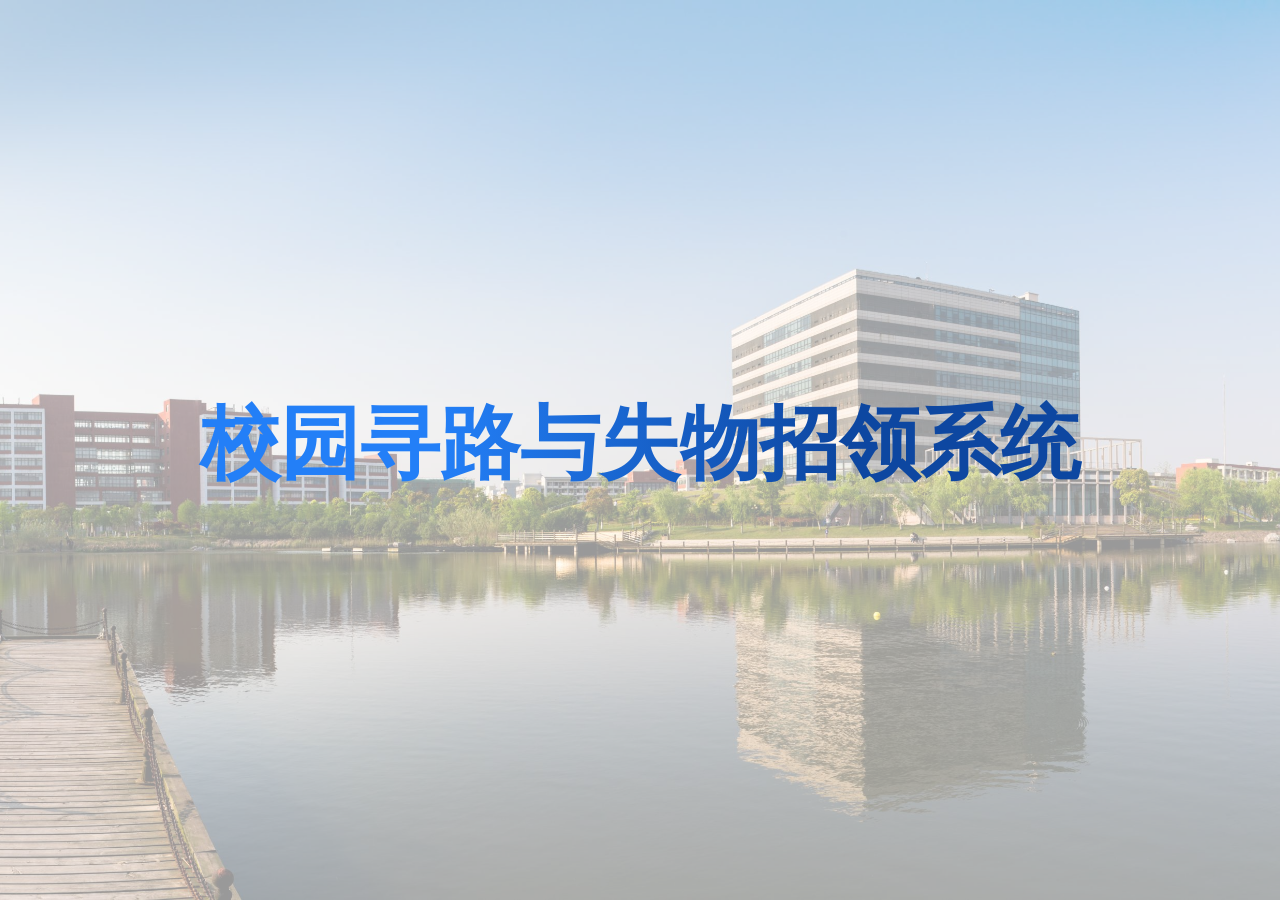
<file: index.html>
<!DOCTYPE html>
<html lang="zh-CN">
<head>
    <meta charset="UTF-8">
    <meta name="viewport" content="width=device-width, initial-scale=1.0">
    <title>首页 - 校园寻路与失物招领系统</title>
    <style>
        @import url('index.css');
    </style>
    <link rel="stylesheet" href="https://cdnjs.cloudflare.com/ajax/libs/font-awesome/6.5.1/css/all.min.css">
</head>
<body>
    <div class="snap_container">
        <!-- 全屏展示区域 -->
        <div class="hero-section">
            <div class="hero-background"></div>
            <canvas class="hero-canvas" id="heroCanvas"></canvas>
        </div>
        <section class="content-section">
            <canvas class="bg-curve-canvas" id="bgCurveCanvas"></canvas>
            <!-- 导航栏 -->
            <nav class="navbar">
                <div class="navbar-title">
                    🏫 <span>校园寻路与失物招领系统</span>
                </div>
                <div id="userInfoContainer" class="user-info">
                    <!-- 用户信息将通过JavaScript动态生成 -->
                </div>
            </nav>
            <!-- 主内容区 -->
            <div class="container">
                <!-- 功能卡片 -->
                <div class="features">
                    <div class="feature-card" onclick="window.location.href='./map.html?mode=view'">
                        <div class="feature-icon">🗺️</div>
                        <h3 class="feature-title">校园寻路</h3>
                        <p class="feature-desc">快速找到校内目的地</p>
                    </div>
                    <div class="feature-card" onclick="window.location.href='./失物招领列表.html'">
                        <div class="feature-icon">📦</div>
                        <h3 class="feature-title">失物招领</h3>
                        <p class="feature-desc">发布/查找失物信息</p>
                    </div>
                </div>
                <!-- 最新失物招领 -->
                <div class="lost-found-section">
                    <h3 class="section-title">📢 <span>最新失物招领</span></h3>
                    <div class="carousel-wrapper" id="carouselWrapper">
                        <button class="carousel-btn prev" id="carouselPrev">◀</button>
                        <div class="carousel-track" id="carouselTrack">
                            <!-- 由JS动态生成 -->
                        </div>
                        <button class="carousel-btn next" id="carouselNext">▶</button>
                    </div>
                    <div class="carousel-dots" id="carouselDots">
                        <!-- 由JS动态生成 -->
                    </div>
                </div>
            </div>
            <h5 class="infoh5">下拉查看更多</h5>
        </section>
        <section id="flow-section">
            <div class="waterflow-section">
                <div class="wf-column" id="wfCol0"></div>
                <div class="wf-column" id="wfCol1"></div>
                <div class="wf-column" id="wfCol2"></div>
            </div>
            <div class="loading-container"></div>
        </section>
    </div>
    <script src="index.js"></script>
    <script>
        
    </script>
</body>
</html>
</file>
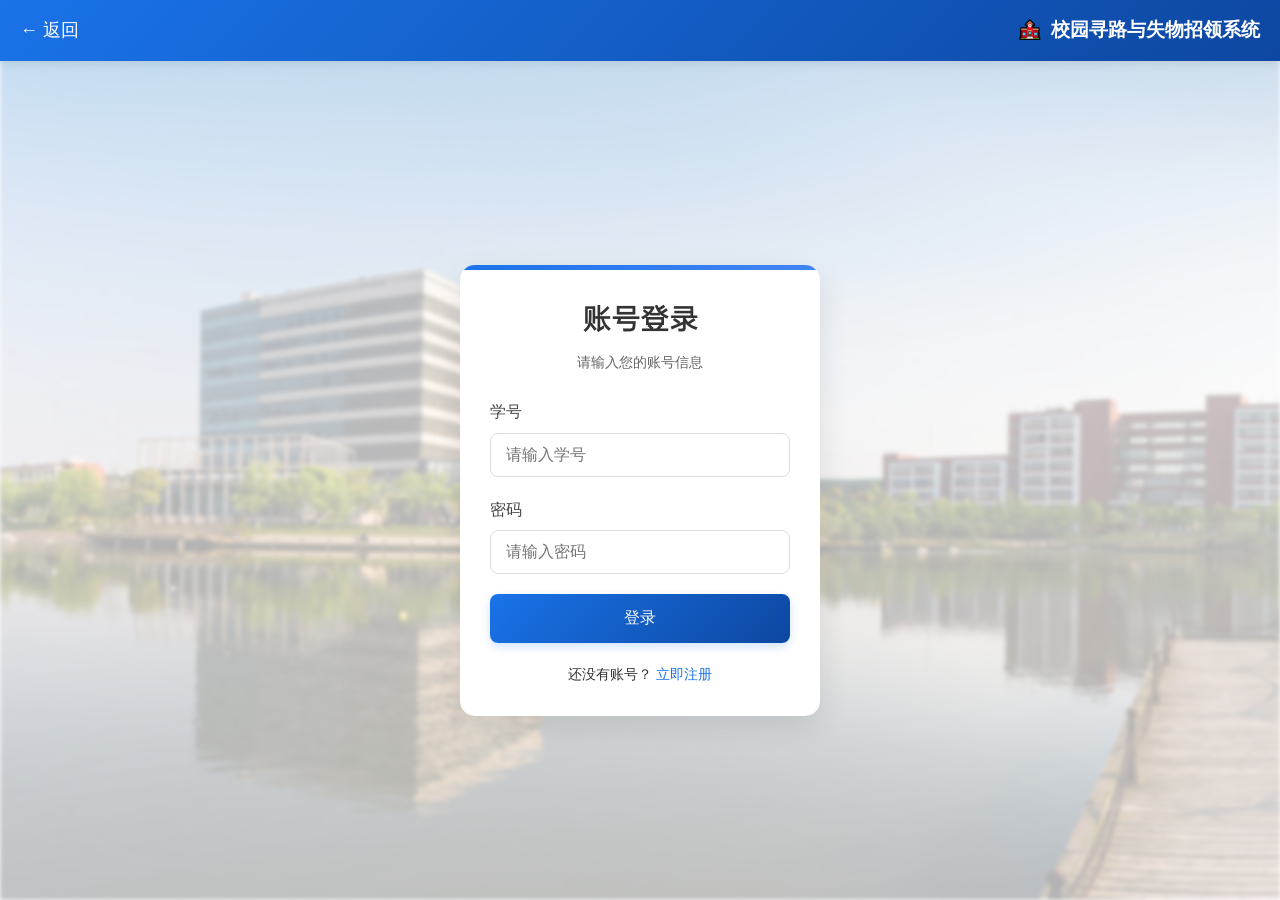
<file: login.html>
<!DOCTYPE html>
<html lang="zh-CN">
<head>
    <meta charset="UTF-8">
    <meta name="viewport" content="width=device-width, initial-scale=1.0">
    <title>登录/注册 - 校园寻路与失物招领系统</title>
    <style>
        @font-face {
            font-family: 'emoji';
            src: url('./seguiemj.ttf');
        }
        @font-face {
            font-family: 'art';
            src: url('./小米兰亭.ttf');
        }
        
        /* 全局样式 */
        * {
            margin: 0;
            padding: 0;
            box-sizing: border-box;
            font-family: 'Segoe UI', Tahoma, Geneva, Verdana, sans-serif, emoji;
        }
        
        body {
            background-color: #f5f7fa;
            color: #333;
            line-height: 1.6;
            overflow: hidden;
            height: 100vh;
        }
        
        /* 背景样式 */
        .background-container {
            position: absolute;
            top: 0;
            left: 0;
            width: 100%;
            height: 100%;
            z-index: -1;
        }
        
        .background-image {
            position: absolute;
            top: 0;
            left: 0;
            width: 100%;
            height: 100%;
            background-image: url('./background.jpg');
            background-size: cover;
            background-position: center;
            transform: scaleX(-1); /* 水平镜像 */
            filter: blur(2px); /* 轻微模糊 */
        }
        
        .background-overlay {
            position: absolute;
            top: 0;
            left: 0;
            width: 100%;
            height: 100%;
            background-color: rgba(255, 255, 255, 0.7); /* 白色半透明覆盖 */
        }
        
        /* 导航栏样式 */
        .navbar {
            background: linear-gradient(135deg, #1a73e8, #0d47a1);
            box-shadow: 0 2px 10px rgba(0, 0, 0, 0.1);
            color: white;
            padding: 15px 20px;
            display: flex;
            justify-content: space-between;
            align-items: center;
            position: relative;
            z-index: 20;
        }
        
        .navbar-title {
            display: flex;
            align-items: center;
            font-size: 1.2rem;
            font-weight: 600;
        }
        
        .navbar-title span {
            margin-left: 8px;
        }
        
        /* 主容器样式 */
        .container {
            max-width: 400px;
            margin: 40px auto;
            padding: 20px;
            display: flex;
            justify-content: center;
            align-items: center;
            min-height: calc(100vh - 120px);
        }
        
        /* 登录/注册卡片 */
        .auth-card {
            background: white;
            border-radius: 15px;
            width: 100%;
            max-width: 400px;
            padding: 30px;
            box-shadow: 0 10px 30px rgba(0, 0, 0, 0.1);
            transition: all 0.3s ease;
            position: relative;
            overflow: hidden;
        }
        
        .auth-card::before {
            content: '';
            position: absolute;
            top: 0;
            left: 0;
            width: 100%;
            height: 5px;
            background: linear-gradient(90deg, #1a73e8, #4285f4);
        }
        
        .auth-header {
            text-align: center;
            margin-bottom: 25px;
        }
        
        .auth-title {
            font-size: 1.8rem;
            font-weight: 600;
            color: #333;
            margin-bottom: 10px;
            font-family: "art","华文宋体", "STSong", serif;
        }
        
        .auth-subtitle {
            color: #666;
            font-size: 0.9rem;
        }
        
        /* 表单样式 */
        .form-group {
            margin-bottom: 20px;
        }
        
        .form-label {
            display: block;
            margin-bottom: 8px;
            font-weight: 500;
            color: #444;
        }
        
        .form-input {
            width: 100%;
            padding: 12px 15px;
            border: 1px solid #ddd;
            border-radius: 8px;
            font-size: 1rem;
            transition: all 0.3s ease;
        }
        
        .form-input:focus {
            outline: none;
            border-color: #1a73e8;
            box-shadow: 0 0 0 3px rgba(26, 115, 232, 0.1);
        }
        
        .form-input.error {
            border-color: #e53935;
        }
        
        .error-message {
            color: #e53935;
            font-size: 0.8rem;
            margin-top: 5px;
            display: none;
        }
        
        .error-message.show {
            display: block;
        }
        
        /* 按钮样式 */
        .auth-button {
            width: 100%;
            padding: 14px;
            background: linear-gradient(135deg, #1a73e8, #0d47a1);
            color: white;
            border: none;
            border-radius: 8px;
            font-size: 1rem;
            font-weight: 500;
            cursor: pointer;
            transition: all 0.3s ease;
            box-shadow: 0 4px 10px rgba(26, 115, 232, 0.2);
        }
        
        .auth-button:hover {
            transform: translateY(-2px);
            box-shadow: 0 6px 15px rgba(26, 115, 232, 0.3);
            background: linear-gradient(160deg, #237ff7, #0d47a1);
        }
        
        .auth-button:active {
            transform: translateY(0);
        }
        
        .auth-button.loading {
            position: relative;
            pointer-events: none;
            opacity: 0.8;
        }
        
        .auth-button.loading::after {
            content: '';
            position: absolute;
            width: 20px;
            height: 20px;
            border: 3px solid rgba(255, 255, 255, 0.3);
            border-radius: 50%;
            border-top-color: white;
            animation: spin 1s ease-in-out infinite;
            top: 50%;
            left: 50%;
            transform: translate(-50%, -50%);
        }
        
        @keyframes spin {
            to { transform: translate(-50%, -50%) rotate(360deg); }
        }
        
        /* 切换链接 */
        .toggle-link {
            text-align: center;
            margin-top: 20px;
            font-size: 0.9rem;
        }
        
        .toggle-link a {
            color: #1a73e8;
            text-decoration: none;
            font-weight: 500;
            transition: color 0.2s ease;
        }
        
        .toggle-link a:hover {
            color: #0d47a1;
            text-decoration: underline;
        }
        
        /* 密码强度指示器 */
        .password-strength {
            height: 5px;
            width: 100%;
            background-color: #eee;
            border-radius: 3px;
            margin-top: 5px;
            overflow: hidden;
        }
        
        .strength-bar {
            height: 100%;
            width: 0%;
            transition: width 0.3s ease;
        }
        
        .strength-bar.weak {
            width: 33%;
            background-color: #e53935;
        }
        
        .strength-bar.medium {
            width: 66%;
            background-color: #ffb300;
        }
        
        .strength-bar.strong {
            width: 100%;
            background-color: #43a047;
        }
        
        .strength-text {
            font-size: 0.8rem;
            margin-top: 3px;
            color: #666;
        }

        .back-btn {
            background: none;
            border: none;
            color: white;
            cursor: pointer;
            font-size: 18px;
        }
        
        /* 响应式设计 */
        @media (max-width: 768px) {
            .container {
                padding: 15px;
                margin: 20px auto;
            }
            
            .auth-card {
                padding: 25px 20px;
            }
        }
    </style>
</head>
<body>
    <!-- 导航栏 -->
    <nav class="navbar">
        <button class="back-btn" onclick="window.history.back()">← 返回</button>
        <div class="navbar-title">
            🏫 <span>校园寻路与失物招领系统</span>
        </div>
    </nav>
    
    <!-- 主内容区 -->
    <div class="container">
        <!-- 登录/注册卡片 -->
        <div class="auth-card">
            <div class="auth-header">
                <h2 class="auth-title" id="authTitle">账号登录</h2>
                <p class="auth-subtitle" id="authSubtitle">请输入您的账号信息</p>
            </div>
            
            <form id="authForm">
                <div class="form-group" id="nameGroup" style="display: none;">
                    <label class="form-label" for="name">姓名</label>
                    <input type="text" class="form-input" id="name" placeholder="请输入您的姓名">
                    <div class="error-message" id="nameError">请输入姓名</div>
                </div>
                
                <div class="form-group">
                    <label class="form-label" for="studentId">学号</label>
                    <input type="text" class="form-input" id="studentId" placeholder="请输入学号">
                    <div class="error-message" id="studentIdError">请输入学号</div>
                </div>
                
                <div class="form-group">
                    <label class="form-label" for="password">密码</label>
                    <input type="password" class="form-input" id="password" placeholder="请输入密码">
                    <div class="error-message" id="passwordError">请输入密码</div>
                    
                    <div class="password-strength" id="passwordStrength" style="display: none;">
                        <div class="strength-bar" id="strengthBar"></div>
                    </div>
                    <div class="strength-text" id="strengthText" style="display: none;"></div>
                </div>
                
                <div class="form-group" id="confirmPasswordGroup" style="display: none;">
                    <label class="form-label" for="confirmPassword">确认密码</label>
                    <input type="password" class="form-input" id="confirmPassword" placeholder="请再次输入密码">
                    <div class="error-message" id="confirmPasswordError">两次密码输入不一致</div>
                </div>
                
                <button type="submit" class="auth-button" id="authButton">登录</button>
                
                <div class="toggle-link">
                    <span id="toggleText">还没有账号？</span>
                    <a href="#" id="toggleLink">立即注册</a>
                </div>
            </form>
        </div>
    </div>
    
    <!-- 背景容器 -->
    <div class="background-container">
        <div class="background-image"></div>
        <canvas class="background-overlay"></canvas>
    </div>

    <script>
        document.addEventListener('DOMContentLoaded', function() {
            // DOM元素
            const authForm = document.getElementById('authForm');
            const authTitle = document.getElementById('authTitle');
            const authSubtitle = document.getElementById('authSubtitle');
            const authButton = document.getElementById('authButton');
            const toggleText = document.getElementById('toggleText');
            const toggleLink = document.getElementById('toggleLink');
            const nameGroup = document.getElementById('nameGroup');
            const confirmPasswordGroup = document.getElementById('confirmPasswordGroup');
            const passwordStrength = document.getElementById('passwordStrength');
            const strengthBar = document.getElementById('strengthBar');
            const strengthText = document.getElementById('strengthText');
            const studentIdInput = document.getElementById('studentId');
            
            // 表单状态
            let isRegisterMode = false;
            
            // 切换登录/注册模式
            toggleLink.addEventListener('click', function(e) {
                e.preventDefault();
                isRegisterMode = !isRegisterMode;
                
                if (isRegisterMode) {
                    // 切换到注册模式
                    authTitle.textContent = '账号注册';
                    authSubtitle.textContent = '创建新账号';
                    authButton.textContent = '注册';
                    toggleText.textContent = '已有账号？';
                    toggleLink.textContent = '立即登录';
                    nameGroup.style.display = 'block';
                    confirmPasswordGroup.style.display = 'block';
                    passwordStrength.style.display = 'block';
                    strengthText.style.display = 'block';
                } else {
                    // 切换到登录模式
                    authTitle.textContent = '账号登录';
                    authSubtitle.textContent = '请输入您的账号信息';
                    authButton.textContent = '登录';
                    toggleText.textContent = '还没有账号？';
                    toggleLink.textContent = '立即注册';
                    nameGroup.style.display = 'none';
                    confirmPasswordGroup.style.display = 'none';
                    passwordStrength.style.display = 'none';
                    strengthText.style.display = 'none';
                }
                
                // 重置表单
                authForm.reset();
                clearErrors();
            });
            
            // 密码强度检测
            const passwordInput = document.getElementById('password');
            passwordInput.addEventListener('input', function() {
                if (!isRegisterMode) return;
                
                const password = this.value;
                let strength = 0;
                let strengthClass = 'weak';
                let strengthMessage = '弱密码';
                
                // 密码长度检测
                if (password.length >= 6) strength++;
                if (password.length >= 10) strength++;
                
                // 密码复杂度检测
                if (/[A-Z]/.test(password)) strength++;
                if (/[a-z]/.test(password)) strength++;
                if (/[0-9]/.test(password)) strength++;
                if (/[^A-Za-z0-9]/.test(password)) strength++;
                
                // 设置强度等级
                if (strength >= 5) {
                    strengthClass = 'strong';
                    strengthMessage = '强密码';
                } else if (strength >= 3) {
                    strengthClass = 'medium';
                    strengthMessage = '中等强度';
                }
                
                // 更新UI
                strengthBar.className = 'strength-bar ' + strengthClass;
                strengthText.textContent = strengthMessage;
            });
            
            // 表单提交
            authForm.addEventListener('submit', async function(e) {
                e.preventDefault();
                
                if (!validateForm()) return;
                
                // 获取表单数据
                let formData = {
                    studentId: document.getElementById('studentId').value,
                    password: document.getElementById('password').value
                };
                if(document.getElementById('name').value)
                    formData['username'] = document.getElementById('name').value;
                
                if (isRegisterMode) {
                    formData.name = document.getElementById('name').value;
                }
                
                // 显示加载状态
                authButton.classList.add('loading');
                authButton.disabled = true;
                
                try {
                    let response, data;
                    
                    if (!isRegisterMode) {
                        // 尝试登录
                        response = await fetch('http://localhost:8080/api/auth/login', {
                            method: 'POST',
                            headers: {
                                'Content-Type': 'application/json'
                            },
                            body: JSON.stringify(formData)
                        });
                        
                        data = await response.json();
                        
                        if (!response.ok) {
                            throw new Error(data.message || '登录失败，请检查账号密码');
                        }
                    } else {
                        // 注册新用户
                        response = await fetch('http://localhost:8080/api/auth/register', {
                            method: 'POST',
                            headers: {
                                'Content-Type': 'application/json'
                            },
                            body: JSON.stringify(formData)
                        });
                        
                        data = await response.json();
                        
                        if (!response.ok) {
                            throw new Error(data.message || '注册失败，请稍后重试');
                        }
                        
                        // 注册成功后自动登录
                        response = await fetch('http://localhost:8080/api/auth/login', {
                            method: 'POST',
                            headers: {
                                'Content-Type': 'application/json'
                            },
                            body: JSON.stringify({
                                studentId: formData.studentId,
                                password: formData.password
                            })
                        });
                        
                        data = await response.json();
                        
                        if (!response.ok) {
                            throw new Error(data.message || '注册成功，但登录失败');
                        }
                    }
                    
                    // 存储Token
                    if (data.data.token) {
                        const d = data.data;
                        localStorage.setItem('authToken', d.token);
                        // 后端返回扁平结构 {token,userId,studentId,username,role}，
                        // 各页面从 userInfo 读 id/username/role，故在此映射
                        localStorage.setItem('userInfo', JSON.stringify({
                            id: d.userId,
                            studentId: d.studentId,
                            username: d.username,
                            role: d.role,
                            avatarUrl: d.avatarUrl || ''
                        }));
                        // 跳转到首页
                        window.location.href = './index.html';
                    } else {
                        throw new Error('登录失败，未获取到Token');
                    }
                } catch (error) {
                    alert(error.message);
                } finally {
                    // 隐藏加载状态
                    authButton.classList.remove('loading');
                    authButton.disabled = false;
                }
            });
            
            // 表单验证
            function validateForm() {
                let isValid = true;
                clearErrors();
                
                const studentId = document.getElementById('studentId').value;
                const password = document.getElementById('password').value;
                
                // 学号验证
                if (!studentId.trim()) {
                    showError('studentIdError', '请输入学号');
                    isValid = false;
                }
                
                // 密码验证
                if (!password) {
                    showError('passwordError', '请输入密码');
                    isValid = false;
                } else if (isRegisterMode && password.length < 6) {
                    showError('passwordError', '密码长度不能少于6位');
                    isValid = false;
                }
                
                // 注册模式额外验证
                if (isRegisterMode) {
                    const name = document.getElementById('name').value;
                    const confirmPassword = document.getElementById('confirmPassword').value;
                    
                    // 姓名验证
                    if (!name.trim()) {
                        showError('nameError', '请输入姓名');
                        isValid = false;
                    }
                    
                    // 确认密码验证
                    if (!confirmPassword) {
                        showError('confirmPasswordError', '请再次输入密码');
                        isValid = false;
                    } else if (password !== confirmPassword) {
                        showError('confirmPasswordError', '两次密码输入不一致');
                        isValid = false;
                    }
                }
                
                return isValid;
            }
            
            // 显示错误信息
            function showError(elementId, message) {
                const errorElement = document.getElementById(elementId);
                errorElement.textContent = message;
                errorElement.classList.add('show');
                
                // 高亮输入框
                const inputId = elementId.replace('Error', '');
                const inputElement = document.getElementById(inputId);
                if (inputElement) {
                    inputElement.classList.add('error');
                    
                    // 输入框获得焦点时清除错误状态
                    inputElement.addEventListener('focus', function clearOnFocus() {
                        errorElement.classList.remove('show');
                        inputElement.classList.remove('error');
                        inputElement.removeEventListener('focus', clearOnFocus);
                    });
                }
            }
            
            // 清除所有错误信息
            function clearErrors() {
                const errorElements = document.querySelectorAll('.error-message');
                errorElements.forEach(el => el.classList.remove('show'));
                
                const inputElements = document.querySelectorAll('.form-input');
                inputElements.forEach(el => el.classList.remove('error'));
            }
        });
    </script>
</body>
</html>
</file>
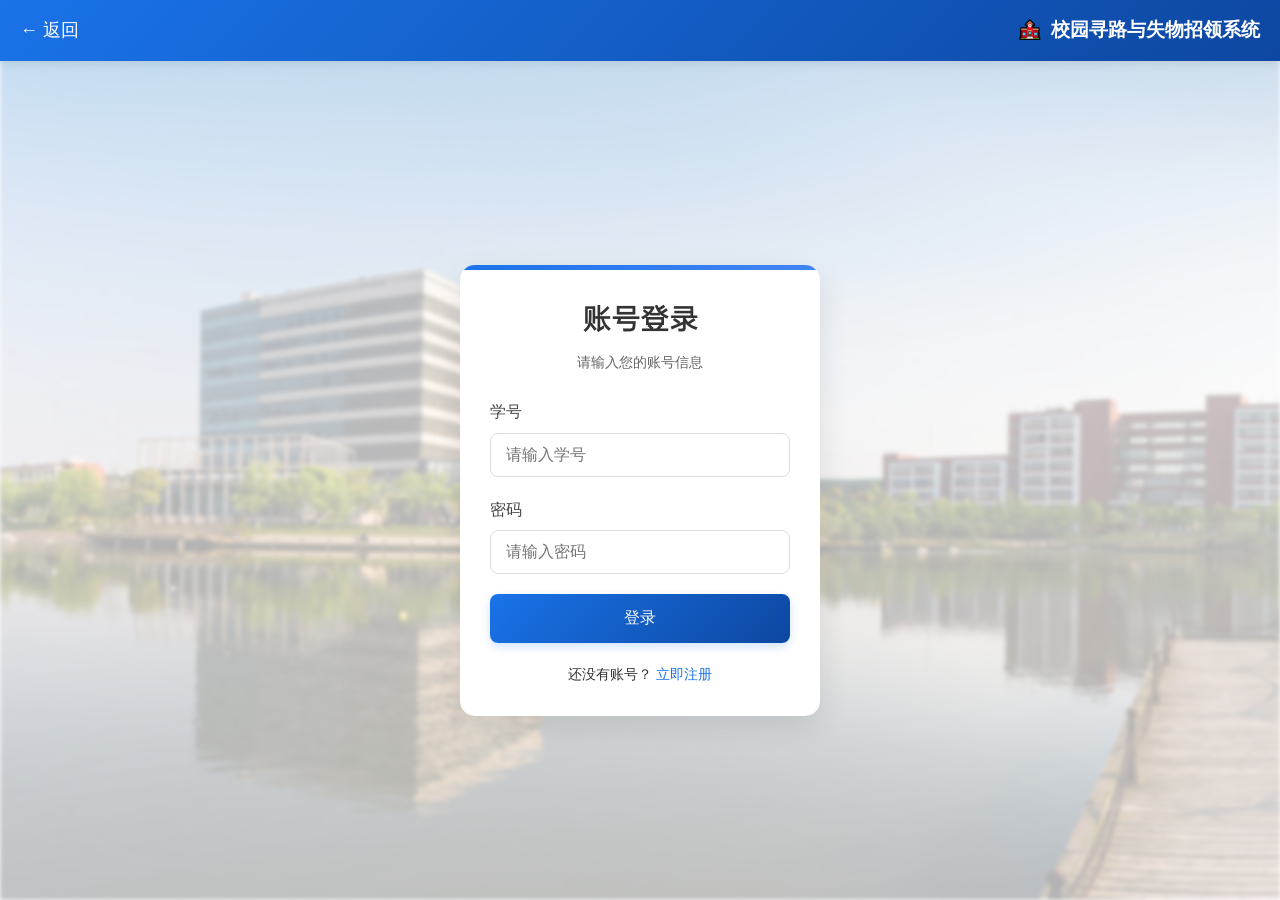
<file: 个人中心.html>
<!DOCTYPE html>
<html lang="zh-CN">
<head>
  <meta charset="UTF-8">
  <meta name="viewport" content="width=device-width, initial-scale=1.0">
  <title>个人中心 · 失物招领</title>
  <!-- Font Awesome 6 -->
  <link rel="stylesheet" href="https://cdnjs.cloudflare.com/ajax/libs/font-awesome/6.5.1/css/all.min.css">
  <style>
    * {
      margin: 0;
      padding: 0;
      box-sizing: border-box;
      font-family: system-ui, -apple-system, 'Segoe UI', Roboto, 'Helvetica Neue', sans-serif;
    }

    body {
      background: #f0f3f8;
      display: flex;
      justify-content: center;
      align-items: flex-start;
      min-height: 100vh;
      padding: 32px 40px;
    }

    /* 主容器 */
    .desktop-container {
      max-width: 1200px;
      width: 100%;
      background: #ffffff;
      border-radius: 36px;
      box-shadow: 0 20px 60px rgba(0, 0, 0, 0.07);
      overflow: hidden;
      transition: all 0.2s;
      display: flex;
      flex-direction: column;
    }

    /* ===== 顶部导航 ===== */
    .nav-header {
      display: flex;
      align-items: center;
      justify-content: space-between;
      padding: 20px 32px 16px 32px;
      border-bottom: 1px solid #f0f4fa;
      flex-wrap: wrap;
      gap: 12px;
    }

    .nav-left {
      display: flex;
      align-items: center;
      gap: 14px;
    }

    .back-btn {
      background: none;
      border: none;
      font-size: 22px;
      color: #1e293b;
      padding: 4px 8px 4px 0;
      cursor: default;
      display: flex;
      align-items: center;
      opacity: 0.7;
      transition: transform 0.1s ease;
    }

    .back-btn:active {
      transform: scale(0.92);
    }

    .nav-header h1 {
      font-size: 24px;
      font-weight: 600;
      color: #0f172a;
      display: flex;
      align-items: center;
      gap: 10px;
    }

    .nav-header h1 i {
      color: #2563eb;
      font-size: 22px;
    }

    .nav-right {
      display: flex;
      align-items: center;
      gap: 16px;
      font-size: 14px;
      color: #64748b;
    }

    .nav-right i {
      margin-right: 4px;
    }

    /* ===== 双栏：左侧栏 + 右侧内容 ===== */
    .two-column {
      display: flex;
      flex: 1;
      min-height: 500px;
    }

    /* 左侧导航 (侧栏) */
    .sidebar {
      flex: 0 0 240px;
      background: #fafcff;
      border-right: 1px solid #eef2f6;
      padding: 24px 12px 28px 16px;
      display: flex;
      flex-direction: column;
      gap: 6px;
    }

    .sidebar .user-mini {
      display: flex;
      align-items: center;
      gap: 14px;
      padding: 6px 12px 18px 8px;
      border-bottom: 1px solid #eef2f6;
      margin-bottom: 12px;
    }

    .sidebar .user-mini .mini-avatar {
      width: 48px;
      height: 48px;
      border-radius: 50%;
      background: #e2e8f0;
      display: flex;
      align-items: center;
      justify-content: center;
      font-size: 26px;
      color: #475569;
      background-image: linear-gradient(145deg, #e2e8f0, #f1f5f9);
      flex-shrink: 0;
    }

    .sidebar .user-mini .mini-info {
      font-size: 14px;
      line-height: 1.4;
    }

    .sidebar .user-mini .mini-info .name {
      font-weight: 600;
      color: #0f172a;
    }

    .sidebar .user-mini .mini-info .role {
      font-size: 12px;
      color: #94a3b8;
    }

    /* 侧栏菜单项 */
    .menu-item {
      display: flex;
      align-items: center;
      gap: 14px;
      padding: 12px 16px;
      border-radius: 16px;
      font-size: 15px;
      font-weight: 500;
      color: #334155;
      cursor: default;
      transition: 0.1s;
      border: none;
      background: transparent;
      width: 100%;
      text-align: left;
    }

    .menu-item i {
      width: 22px;
      font-size: 17px;
      color: #94a3b8;
      transition: 0.1s;
    }

    .menu-item.active {
      background: #eef2ff;
      color: #1d4ed8;
    }

    .menu-item.active i {
      color: #1d4ed8;
    }

    .menu-item:hover:not(.active) {
      background: #f1f5f9;
    }

    .menu-item:active {
      transform: scale(0.96);
      transition: transform 0.1s ease;
    }

    .menu-item .badge-menu {
      margin-left: auto;
      background: #e2e8f0;
      color: #475569;
      font-size: 11px;
      padding: 2px 10px;
      border-radius: 40px;
      font-weight: 600;
    }

    .menu-item.active .badge-menu {
      background: #c7d2fe;
      color: #1d4ed8;
    }

    /* 分割线 */
    .menu-divider {
      height: 1px;
      background: #eef2f6;
      margin: 8px 12px 12px 12px;
    }

    /* 右侧内容区 */
    .content {
      flex: 1;
      padding: 28px 32px 32px 32px;
      background: #ffffff;
      min-width: 0;
    }

    .content-header {
      display: flex;
      justify-content: space-between;
      align-items: center;
      margin-bottom: 24px;
      flex-wrap: wrap;
      gap: 12px;
    }

    .content-header h2 {
      font-size: 22px;
      font-weight: 600;
      color: #0f172a;
      display: flex;
      align-items: center;
      gap: 10px;
    }

    .content-header h2 i {
      color: #2563eb;
      font-size: 20px;
    }

    .content-header .sub-action {
      font-size: 14px;
      color: #2563eb;
      background: #eff6ff;
      padding: 6px 16px;
      border-radius: 40px;
      border: 1px solid #dbeafe;
      cursor: default;
    }

    /* 信息展示卡片 (我的信息) */
    .info-grid {
      display: grid;
      grid-template-columns: 1fr 1fr;
      gap: 20px 32px;
      background: #fafcff;
      padding: 24px 28px;
      border-radius: 24px;
      border: 1px solid #eef2f6;
    }

    .info-item {
      display: flex;
      flex-direction: column;
      gap: 4px;
    }

    .info-item .label {
      font-size: 13px;
      color: #94a3b8;
      font-weight: 500;
    }

    .info-item .value {
      font-size: 16px;
      color: #0f172a;
      font-weight: 500;
    }

    .info-item .value i {
      color: #2563eb;
      font-size: 14px;
      margin-right: 6px;
    }

    /* 修改信息表单 (模拟) */
    .profile-form {
      display: grid;
      grid-template-columns: 1fr 1fr;
      gap: 18px 28px;
      background: #fafcff;
      padding: 24px 28px;
      border-radius: 24px;
      border: 1px solid #eef2f6;
    }

    .profile-form .full-width {
      grid-column: 1 / -1;
    }

    .profile-form .form-group {
      display: flex;
      flex-direction: column;
      gap: 5px;
    }

    .profile-form .form-group label {
      font-size: 14px;
      font-weight: 500;
      color: #1e293b;
    }

    .profile-form .form-control {
      background: #ffffff;
      border: 1px solid #e2e8f0;
      border-radius: 14px;
      padding: 10px 16px;
      font-size: 14px;
      color: #0f172a;
      outline: none;
      transition: 0.1s;
    }

    .profile-form .form-control:focus {
      border-color: #2563eb;
      box-shadow: 0 0 0 4px rgba(37,99,235,0.05);
    }

    .profile-form .form-control[readonly] {
      background: #f1f4f9;
      color: #64748b;
    }

    .form-actions {
      grid-column: 1 / -1;
      display: flex;
      justify-content: flex-end;
      gap: 14px;
      margin-top: 6px;
    }

    .btn {
      border: none;
      padding: 10px 28px;
      border-radius: 60px;
      font-size: 15px;
      font-weight: 600;
      display: inline-flex;
      align-items: center;
      gap: 8px;
      cursor: default;
      transition: 0.1s;
      border: 1px solid transparent;
    }

    .btn:active {
      transform: scale(0.96);
      transition: transform 0.1s ease;
    }

    .btn-outline {
      background: transparent;
      color: #475569;
      border-color: #d1d9e6;
    }

    .btn-primary {
      background: #2563eb;
      color: white;
      box-shadow: 0 4px 14px rgba(37,99,235,0.2);
    }

    /* 修改密码 */
    .password-box {
      max-width: 480px;
      background: #fafcff;
      padding: 24px 28px;
      border-radius: 24px;
      border: 1px solid #eef2f6;
      display: flex;
      flex-direction: column;
      gap: 18px;
    }

    .password-box .form-group {
      display: flex;
      flex-direction: column;
      gap: 5px;
    }

    .password-box .form-group label {
      font-size: 14px;
      font-weight: 500;
      color: #1e293b;
    }

    .password-box .form-control {
      background: #ffffff;
      border: 1px solid #e2e8f0;
      border-radius: 14px;
      padding: 10px 16px;
      font-size: 14px;
      outline: none;
    }

    .password-box .form-control:focus {
      border-color: #2563eb;
      box-shadow: 0 0 0 4px rgba(37,99,235,0.05);
    }

    /* 我的发布列表 */
    .my-posts {
      display: flex;
      flex-direction: column;
      gap: 14px;
    }

    .post-item {
      display: flex;
      align-items: center;
      justify-content: space-between;
      padding: 14px 20px;
      background: #fafcff;
      border-radius: 18px;
      border: 1px solid #eef2f6;
      flex-wrap: wrap;
      gap: 10px;
    }

    .post-item .post-info {
      display: flex;
      align-items: center;
      gap: 14px;
    }

    .post-item .post-icon {
      width: 42px;
      height: 42px;
      border-radius: 14px;
      background: #eef2f6;
      display: flex;
      align-items: center;
      justify-content: center;
      color: #64748b;
      font-size: 20px;
    }

    .post-item .post-detail .title {
      font-weight: 600;
      color: #0f172a;
      font-size: 16px;
    }

    .post-item .post-detail .meta {
      font-size: 13px;
      color: #94a3b8;
      display: flex;
      gap: 12px;
      flex-wrap: wrap;
    }

    .post-item .post-status {
      font-size: 13px;
      font-weight: 500;
      padding: 4px 14px;
      border-radius: 40px;
      background: #e2e8f0;
      color: #475569;
    }

    .post-item .post-status.active {
      background: #dcfce7;
      color: #166534;
    }

    .post-item .post-status.closed {
      background: #f1f5f9;
      color: #64748b;
    }
    
    .post-item .post-status.cancelled {
      background: #fee2e2;
      color: #b91c1c;
    }

    /* 内容切换 (默认显示我的信息) */
    .content-panel {
      display: block;
    }

    .content-panel.hidden {
      display: none;
    }

    /* ===== 发布弹窗样式 ===== */
    .modal-overlay {
      display: none;
      position: fixed;
      top: 0;
      left: 0;
      width: 100%;
      height: 100%;
      background: rgba(0, 0, 0, 0.5);
      backdrop-filter: blur(4px);
      justify-content: center;
      align-items: center;
      z-index: 1000;
      padding: 20px;
    }

    .modal-overlay.show {
      display: flex;
    }

    .modal {
      background: #ffffff;
      border-radius: 28px;
      width: 100%;
      max-width: 500px;
      max-height: 90vh;
      overflow-y: auto;
      box-shadow: 0 25px 80px rgba(0, 0, 0, 0.2);
      animation: modalFadeIn 0.25s ease;
    }

    @keyframes modalFadeIn {
      from {
        opacity: 0;
        transform: scale(0.95) translateY(-20px);
      }
      to {
        opacity: 1;
        transform: scale(1) translateY(0);
      }
    }

    .modal-header {
      padding: 24px 28px 20px;
      border-bottom: 1px solid #f1f5f9;
      display: flex;
      justify-content: space-between;
      align-items: center;
    }

    .modal-header h2 {
      font-size: 22px;
      font-weight: 600;
      color: #0f172a;
      display: flex;
      align-items: center;
      gap: 10px;
    }

    .modal-header h2 i {
      color: #2563eb;
    }

    .modal-close {
      background: none;
      border: none;
      font-size: 24px;
      color: #64748b;
      cursor: pointer;
      padding: 4px;
      border-radius: 8px;
      transition: all 0.15s;
    }

    .modal-close:hover {
      background: #f1f5f9;
      color: #1e293b;
    }

    .modal-body {
      padding: 24px 28px;
    }

    .form-group {
      margin-bottom: 20px;
    }

    .form-group label {
      display: block;
      font-size: 14px;
      font-weight: 600;
      color: #1e293b;
      margin-bottom: 10px;
    }

    .form-group label i {
      margin-right: 6px;
      color: #64748b;
    }

    .type-selector {
      display: flex;
      gap: 12px;
    }

    .type-btn {
      flex: 1;
      padding: 14px 20px;
      border: 2px solid #e2e8f0;
      border-radius: 16px;
      background: white;
      font-size: 15px;
      font-weight: 500;
      color: #475569;
      cursor: pointer;
      transition: all 0.15s;
      display: flex;
      align-items: center;
      justify-content: center;
      gap: 8px;
    }

    .type-btn:hover {
      border-color: #cbd5e1;
    }

    .type-btn.active {
      border-color: #2563eb;
      background: #eff6ff;
      color: #1d4ed8;
    }

    .type-btn.lost.active {
      border-color: #dc2626;
      background: #fef2f2;
      color: #b91c1c;
    }

    .type-btn.found.active {
      border-color: #16a34a;
      background: #f0fdf4;
      color: #166534;
    }

    .form-input {
      width: 100%;
      padding: 14px 18px;
      border: 2px solid #e2e8f0;
      border-radius: 16px;
      font-size: 15px;
      color: #1e293b;
      outline: none;
      transition: all 0.15s;
      background: #fafafa;
    }

    .form-input:focus {
      border-color: #2563eb;
      background: white;
      box-shadow: 0 0 0 3px rgba(37, 99, 235, 0.1);
    }

    .category-options {
      display: flex;
      flex-wrap: wrap;
      gap: 10px;
    }

    .category-option {
      padding: 10px 20px;
      border: 2px solid #e2e8f0;
      border-radius: 40px;
      background: white;
      font-size: 14px;
      font-weight: 500;
      color: #475569;
      cursor: pointer;
      transition: all 0.15s;
      display: flex;
      align-items: center;
      gap: 6px;
    }

    .category-option:hover {
      border-color: #cbd5e1;
    }

    .category-option.active {
      border-color: #2563eb;
      background: #eff6ff;
      color: #1d4ed8;
    }

    .form-textarea {
      width: 100%;
      padding: 14px 18px;
      border: 2px solid #e2e8f0;
      border-radius: 16px;
      font-size: 15px;
      color: #1e293b;
      outline: none;
      transition: all 0.15s;
      background: #fafafa;
      resize: vertical;
      min-height: 100px;
      font-family: inherit;
    }

    .form-textarea:focus {
      border-color: #2563eb;
      background: white;
      box-shadow: 0 0 0 3px rgba(37, 99, 235, 0.1);
    }

    .modal-footer {
      padding: 20px 28px 24px;
      border-top: 1px solid #f1f5f9;
      display: flex;
      gap: 14px;
    }

    .btn-cancel {
      flex: 1;
      padding: 14px 24px;
      border: 2px solid #e2e8f0;
      border-radius: 40px;
      background: white;
      font-size: 15px;
      font-weight: 600;
      color: #475569;
      cursor: pointer;
      transition: all 0.15s;
    }

    .btn-cancel:hover {
      background: #f8fafc;
      border-color: #cbd5e1;
    }

    .btn-submit {
      flex: 2;
      padding: 14px 24px;
      border: none;
      border-radius: 40px;
      background: #2563eb;
      font-size: 15px;
      font-weight: 600;
      color: white;
      cursor: pointer;
      transition: all 0.15s;
      box-shadow: 0 4px 14px rgba(37, 99, 235, 0.3);
      display: flex;
      align-items: center;
      justify-content: center;
      gap: 8px;
    }

    .btn-submit:hover {
      transform: scale(1.02);
      box-shadow: 0 6px 20px rgba(37, 99, 235, 0.4);
    }

    .btn-submit:active {
      transform: scale(0.98);
    }

    /* ===== 状态选择弹窗样式 ===== */
    .status-modal-overlay {
      display: none;
      position: fixed;
      top: 0;
      left: 0;
      width: 100%;
      height: 100%;
      background: rgba(0, 0, 0, 0.5);
      backdrop-filter: blur(4px);
      justify-content: center;
      align-items: center;
      z-index: 1000;
      padding: 20px;
    }

    .status-modal-overlay.show {
      display: flex;
    }

    .status-modal {
      background: #ffffff;
      border-radius: 24px;
      width: 100%;
      max-width: 420px;
      box-shadow: 0 25px 80px rgba(0, 0, 0, 0.2);
      animation: modalFadeIn 0.25s ease;
      overflow: hidden;
    }

    .status-modal-header {
      padding: 20px 24px 16px;
      border-bottom: 1px solid #f1f5f9;
      display: flex;
      justify-content: space-between;
      align-items: center;
    }

    .status-modal-header h3 {
      font-size: 20px;
      font-weight: 600;
      color: #0f172a;
      display: flex;
      align-items: center;
      gap: 8px;
    }

    .status-modal-header h3 i {
      color: #2563eb;
    }

    .status-modal-close {
      background: none;
      border: none;
      font-size: 22px;
      color: #64748b;
      cursor: pointer;
      padding: 4px;
      border-radius: 8px;
      transition: all 0.15s;
    }

    .status-modal-close:hover {
      background: #f1f5f9;
      color: #1e293b;
    }

    .status-modal-body {
      padding: 24px;
    }

    .status-post-title {
      font-size: 16px;
      font-weight: 600;
      color: #0f172a;
      margin-bottom: 20px;
      padding: 12px 16px;
      background: #f8fafc;
      border-radius: 12px;
      text-align: center;
    }

    .status-options {
      display: flex;
      flex-direction: column;
      gap: 12px;
    }

    .status-option {
      display: flex;
      align-items: center;
      gap: 14px;
      padding: 16px 20px;
      border: 2px solid #e2e8f0;
      border-radius: 16px;
      background: white;
      cursor: pointer;
      transition: all 0.15s;
      text-align: left;
    }

    .status-option:hover {
      border-color: #cbd5e1;
      background: #fafafa;
    }

    .status-option.selected {
      border-color: #2563eb;
      background: #eff6ff;
    }

    .status-option i {
      font-size: 22px;
      flex-shrink: 0;
    }

    .status-option.active i {
      color: #16a34a;
    }

    .status-option.cancelled i {
      color: #dc2626;
    }

    .status-option.closed i {
      color: #64748b;
    }

    .status-option.selected.active {
      border-color: #16a34a;
      background: #f0fdf4;
    }

    .status-option.selected.cancelled {
      border-color: #dc2626;
      background: #fef2f2;
    }

    .status-option.selected.closed {
      border-color: #64748b;
      background: #f1f5f9;
    }

    .status-option span:first-of-type {
      font-size: 16px;
      font-weight: 600;
      color: #1e293b;
    }

    .status-desc {
      margin-left: auto;
      font-size: 13px;
      color: #94a3b8;
      font-weight: 400;
    }

    .status-modal-footer {
      padding: 16px 24px 20px;
      border-top: 1px solid #f1f5f9;
      display: flex;
      gap: 12px;
    }

    .status-modal-footer .btn {
      flex: 1;
    }

    /* ===== 详情弹窗样式 ===== */
    .detail-modal-overlay {
      display: none;
      position: fixed;
      top: 0;
      left: 0;
      width: 100%;
      height: 100%;
      background: rgba(0, 0, 0, 0.5);
      backdrop-filter: blur(4px);
      justify-content: center;
      align-items: center;
      z-index: 1000;
      padding: 20px;
    }

    .detail-modal-overlay.show {
      display: flex;
    }

    .detail-modal {
      background: #ffffff;
      border-radius: 28px;
      width: 100%;
      max-width: 480px;
      max-height: 90vh;
      overflow-y: auto;
      box-shadow: 0 25px 80px rgba(0, 0, 0, 0.2);
      animation: modalFadeIn 0.25s ease;
    }

    .detail-modal-header {
      padding: 24px 28px 20px;
      border-bottom: 1px solid #f1f5f9;
      display: flex;
      justify-content: space-between;
      align-items: flex-start;
    }

    .detail-modal-header .close-btn {
      background: none;
      border: none;
      font-size: 24px;
      color: #64748b;
      cursor: pointer;
      padding: 4px;
      border-radius: 8px;
      transition: all 0.15s;
    }

    .detail-modal-header .close-btn:hover {
      background: #f1f5f9;
      color: #1e293b;
    }

    .detail-modal-body {
      padding: 24px 28px;
    }

    .detail-icon {
      width: 100px;
      height: 100px;
      background: linear-gradient(145deg, #e9edf3, #f0f4fa);
      border-radius: 24px;
      display: flex;
      align-items: center;
      justify-content: center;
      color: #2563eb;
      font-size: 48px;
      margin: 0 auto 24px;
    }

    .detail-title {
      font-size: 24px;
      font-weight: 600;
      color: #0f172a;
      text-align: center;
      margin-bottom: 8px;
      display: flex;
      align-items: center;
      justify-content: center;
      gap: 10px;
    }

    .detail-badge {
      font-size: 12px;
      font-weight: 600;
      padding: 3px 14px;
      border-radius: 40px;
      display: inline-flex;
      align-items: center;
      gap: 5px;
    }

    .detail-badge.lost {
      background: #fee2e2;
      color: #b91c1c;
    }

    .detail-badge.found {
      background: #dcfce7;
      color: #166534;
    }

    .detail-info-list {
      margin-top: 24px;
    }

    .detail-info-item {
      display: flex;
      align-items: center;
      padding: 14px 0;
      border-bottom: 1px solid #f1f5f9;
    }

    .detail-info-item:last-child {
      border-bottom: none;
    }

    .detail-info-item .icon-wrapper {
      width: 44px;
      height: 44px;
      background: #f1f5f9;
      border-radius: 14px;
      display: flex;
      align-items: center;
      justify-content: center;
      color: #64748b;
      font-size: 18px;
      margin-right: 16px;
      flex-shrink: 0;
    }

    .detail-info-item .info-content {
      flex: 1;
    }

    .detail-info-item .info-label {
      font-size: 13px;
      color: #94a3b8;
      margin-bottom: 4px;
    }

    .detail-info-item .info-value {
      font-size: 16px;
      font-weight: 500;
      color: #1e293b;
    }

    .detail-modal-footer {
      padding: 20px 28px 24px;
      border-top: 1px solid #f1f5f9;
      display: flex;
      gap: 12px;
    }

    .detail-btn {
      flex: 1;
      padding: 14px 20px;
      border: none;
      border-radius: 40px;
      font-size: 15px;
      font-weight: 600;
      cursor: pointer;
      transition: all 0.15s;
      display: flex;
      align-items: center;
      justify-content: center;
      gap: 8px;
    }

    .detail-btn.primary {
      background: #2563eb;
      color: white;
      box-shadow: 0 4px 14px rgba(37, 99, 235, 0.3);
    }

    .detail-btn.secondary {
      background: #f1f5f9;
      color: #475569;
    }

    .success-toast {
      display: none;
      position: fixed;
      top: 20px;
      left: 50%;
      transform: translateX(-50%);
      background: #16a34a;
      color: white;
      padding: 16px 32px;
      border-radius: 40px;
      font-size: 15px;
      font-weight: 500;
      box-shadow: 0 8px 24px rgba(22, 163, 74, 0.3);
      z-index: 1001;
    }

    .success-toast.show {
      display: block;
      animation: toastFadeIn 0.3s ease;
    }

    @keyframes toastFadeIn {
      from { opacity: 0; transform: translateX(-50%) translateY(-20px); }
      to { opacity: 1; transform: translateX(-50%) translateY(0); }
    }

    /* ===== 响应式 ===== */
    @media (max-width: 1024px) {
      .sidebar { flex: 0 0 200px; padding: 16px 8px 20px 12px; }
      .content { padding: 20px; }
    }

    @media (max-width: 820px) {
      body { padding: 16px; }
      .two-column { flex-direction: column; }
      .sidebar {
        flex: 1;
        border-right: none;
        border-bottom: 1px solid #eef2f6;
        flex-direction: row;
        flex-wrap: wrap;
        padding: 12px 16px;
        gap: 4px;
        background: #fafcff;
      }
      .sidebar .user-mini {
        width: 100%;
        padding-bottom: 12px;
        margin-bottom: 6px;
        border-bottom: 1px solid #eef2f6;
      }
      .menu-item { padding: 8px 14px; font-size: 14px; flex: 0 0 auto; width: auto; }
      .menu-item .badge-menu { display: none; }
      .menu-divider { display: none; }
      .info-grid, .profile-form { grid-template-columns: 1fr; }
      .profile-form .full-width { grid-column: 1; }
      .form-actions { justify-content: center; }
      .nav-header { padding: 16px 20px; }
      .content { padding: 16px; }
      .password-box { max-width: 100%; }
    }

    @media (max-width: 480px) {
      .post-item { flex-direction: column; align-items: flex-start; }
      .post-item .post-status { align-self: flex-start; }
    }
  </style>
</head>
<body>

<div class="desktop-container">
  <!-- 顶部 -->
  <div class="nav-header">
    <div class="nav-left">
      <button class="back-btn" aria-label="返回"><i class="fas fa-arrow-left" onclick="window.location.href = './index.html'"></i></button>
      <h1><i class="fas fa-user-circle"></i> 个人中心</h1>
    </div>
    <div class="nav-right">
      <span id="logout-btn"><i class="fas fa-sign-out-alt"></i> 退出</span>
    </div>
  </div>

  <!-- 双栏 -->
  <div class="two-column">
    <!-- 左侧导航 -->
    <aside class="sidebar">
      <div class="user-mini">
        <div class="mini-avatar"><i class="fas fa-user-circle"></i></div>
        <div class="mini-info">
          <div class="name">张明</div>
        </div>
      </div>

      <!-- 菜单项 (点击切换内容) -->
      <button class="menu-item active" id="info-btn" data-target="panel-info"><i class="fas fa-id-card"></i> 我的信息</button>
      <button class="menu-item" data-target="panel-edit"><i class="fas fa-user-edit"></i> 修改信息</button>
      <button class="menu-item" data-target="panel-password"><i class="fas fa-lock"></i> 修改密码</button>
      <button class="menu-item" data-target="panel-posts"><i class="fas fa-clipboard-list"></i> 我的发布 <span class="badge-menu" id="MyPostCount"></span></button>
      <button class="menu-item" style="display: none;" id="admin_button"><i class="fas fa-user-shield"></i> 管理员面板</button>

    </aside>

    <!-- 右侧内容 -->
    <main class="content">
      <!-- ===== 面板1: 我的信息 ===== -->
      <div id="panel-info" class="content-panel">
        <div class="content-header">
          <h2><i class="fas fa-id-card"></i> 我的信息</h2>
        </div>
        <div class="info-grid">
          <div class="info-item"><span class="label">学号</span><span class="value"></span></div>
          <div class="info-item"><span class="label">昵称</span><span class="value"></span></div>
          <div class="info-item"><span class="label">角色</span><span class="value">用户</span></div>
          <div class="info-item"><span class="label">邮箱</span><span class="value"><i class="fas fa-envelope"></i></span></div>
          <div class="info-item"><span class="label">手机号</span><span class="value"><i class="fas fa-phone-alt"></i></span></div>
          <div class="info-item"><span class="label">头像</span><span class="value"></span></div>
          <div class="info-item"><span class="label">创建时间</span><span class="value"></span></div>
        </div>
      </div>

      <!-- ===== 面板2: 修改信息 ===== -->
      <div id="panel-edit" class="content-panel hidden">
        <div class="content-header">
          <h2><i class="fas fa-user-edit"></i> 修改信息</h2>
        </div>
        <div class="profile-form">
          <div class="form-group"><label>昵称</label><input class="form-control" id="edit-username" value="张三"></div>
          <div class="form-group"><label>学号</label><input class="form-control" value="2021001234" readonly></div>
          <div class="form-group"><label>邮箱</label><input class="form-control" type="email" id="edit-email" value="zhangsan@stu.xxx.edu.cn"></div>
          <div class="form-group"><label>手机号</label><input class="form-control" type="tel" id="edit-phone" maxlength="11" placeholder="请输入11位手机号" value="13800138000"></div>
          <div class="form-actions">
            <button class="btn btn-outline"><i class="fas fa-undo-alt"></i> 重置</button>
            <button class="btn btn-primary"><i class="fas fa-save"></i> 保存修改</button>
          </div>
        </div>
      </div>

      <!-- ===== 面板3: 修改密码 ===== -->
      <div id="panel-password" class="content-panel hidden">
        <div class="content-header">
          <h2><i class="fas fa-lock"></i> 修改密码</h2>
          <span class="sub-action"><i class="fas fa-shield-alt"></i> 确保账户安全</span>
        </div>
        <div class="password-box">
          <div class="form-group"><label>当前密码</label><input class="form-control" type="password" placeholder="请输入当前密码" value=""></div>
          <div class="form-group"><label>新密码</label><input class="form-control" type="password" placeholder="请输入新密码" value=""></div>
          <div class="form-group"><label>确认新密码</label><input class="form-control" type="password" placeholder="请再次输入新密码" value=""></div>
          <div style="display:flex; gap:14px; margin-top:6px; flex-wrap:wrap;">
            <button class="btn btn-outline" onclick="document.getElementById('info-btn').click()"><i class="fas fa-times"></i> 取消</button>
            <button class="btn btn-primary"><i class="fas fa-check"></i> 确认修改</button>
          </div>
        </div>
      </div>

      <!-- ===== 面板4: 我的发布 ===== -->
      <div id="panel-posts" class="content-panel hidden">
        <div class="content-header">
          <h2><i class="fas fa-clipboard-list"></i> 我的发布 <span style="font-size:16px; font-weight:400; color:#94a3b8;">(共6条)</span></h2>
        </div>
        <div class="my-posts"></div>
      </div>
    </main>
  </div>
</div>

<!-- 状态选择弹窗 -->
<div class="status-modal-overlay" id="status-modal">
  <div class="status-modal">
    <div class="status-modal-header">
      <h3><i class="fas fa-edit"></i> 更新状态</h3>
      <button class="status-modal-close" id="status-modal-close"><i class="fas fa-times"></i></button>
    </div>
    <div class="status-modal-body">
      <div class="status-post-title" id="status-post-title">帖子标题</div>
      <div class="status-options">
        <button class="status-option active" data-status="active">
          <i class="fas fa-circle"></i>
          <span>进行中</span>
          <span class="status-desc">继续寻找/等待认领</span>
        </button>
        <button class="status-option cancelled" data-status="cancelled">
          <i class="fas fa-times-circle"></i>
          <span>已取消</span>
          <span class="status-desc">主动取消发布</span>
        </button>
        <button class="status-option closed" data-status="closed">
          <i class="fas fa-check-circle"></i>
          <span>已解决</span>
          <span class="status-desc">已找到失主/已找回物品</span>
        </button>
      </div>
    </div>
    <div class="status-modal-footer">
      <button class="btn btn-outline" id="status-cancel-btn">取消</button>
      <button class="btn btn-primary" id="status-confirm-btn"><i class="fas fa-check"></i> 确认更新</button>
    </div>
  </div>
</div>

<!-- 详情弹窗 -->
<div class="detail-modal-overlay" id="detail-modal">
  <div class="detail-modal">
    <div class="detail-modal-header">
      <div></div>
      <button class="close-btn" id="detail-close"><i class="fas fa-times"></i></button>
    </div>
    <div class="detail-modal-body">
      <div class="detail-icon" id="detail-icon"><i class="fas fa-clipboard-list"></i></div>
      <div class="detail-title" id="detail-title">
        <span id="detail-title-text">物品名称</span>
        <span class="detail-badge lost" id="detail-badge"><i class="fas fa-circle" style="font-size: 10px;"></i> 丢失</span>
      </div>
      <div class="detail-info-list" id="detail-info-list">
        <div class="detail-info-item">
          <div class="icon-wrapper"><i class="fas fa-map-pin"></i></div>
          <div class="info-content">
            <div class="info-label">地点</div>
            <div class="info-value" id="detail-location">图书馆三楼</div>
          </div>
        </div>
        <div class="detail-info-item">
          <div class="icon-wrapper"><i class="far fa-calendar-alt"></i></div>
          <div class="info-content">
            <div class="info-label">日期</div>
            <div class="info-value" id="detail-date">2024-12-20</div>
          </div>
        </div>
        <div class="detail-info-item">
          <div class="icon-wrapper"><i class="far fa-user-circle"></i></div>
          <div class="info-content">
            <div class="info-label">联系人</div>
            <div class="info-value" id="detail-author">李同学</div>
          </div>
        </div>
        <div class="detail-info-item">
          <div class="icon-wrapper"><i class="fas fa-phone"></i></div>
          <div class="info-content">
            <div class="info-label">联系电话</div>
            <div class="info-value" id="detail-phone">无</div>
          </div>
        </div>
        <div class="detail-info-item">
          <div class="icon-wrapper"><i class="fas fa-file-text"></i></div>
          <div class="info-content">
            <div class="info-label">物品描述</div>
            <div class="info-value" id="detail-description">无</div>
          </div>
        </div>
      </div>
    </div>
    <div class="detail-modal-footer">
      <button class="detail-btn secondary" id="detail-close-btn"><i class="fas fa-times"></i> 关闭</button>
      <button class="detail-btn primary" id="detail-contact-btn"><i class="fas fa-phone"></i> 联系TA</button>
    </div>
  </div>
</div>

<!-- 成功提示 -->
<div class="success-toast" id="success-toast"><i class="fas fa-check-circle"></i> 发布成功！</div>

<!-- API调用脚本 -->
<script>
  const Categories = {'校园卡': 'fa-id-card', '雨伞': 'fa-umbrella', '钥匙': 'fa-key', '手机': 'fa-mobile-alt', '杯子': 'fa-mug-hot', '更多': 'fa-ellipsis-h'};
  // 当前选中的帖子和状态
  let currentPostData = null;
  let selectedStatus = 'active';
  document.getElementById('logout-btn').addEventListener('click', function() {
    if (confirm('确定退出登录吗？')) {
      localStorage.removeItem('authToken');
      localStorage.removeItem('userInfo');
      window.location.href = './index.html';
    }
  });
  
    const menuItems = document.querySelectorAll('.menu-item[data-target]');
    const panels = {
      info: document.getElementById('panel-info'),
      edit: document.getElementById('panel-edit'),
      password: document.getElementById('panel-password'),
      posts: document.getElementById('panel-posts')
    };

    // 获取Token
    function getToken() {
      return localStorage.getItem('authToken');
    }

    // 手机号脱敏
    function maskPhone(phone) {
      if (!phone || phone.length < 11) return phone;
      return phone.replace(/(\d{3})\d{4}(\d{4})/, '$1****$2');
    }

    // 设置请求头
    function getHeaders() {
      const token = getToken();
      return {
        'Content-Type': 'application/json',
        'Authorization': `Bearer ${token}`
      };
    }

    // 成功提示
    const successToast = document.getElementById('success-toast');

    function showSuccessToast() {
      successToast.classList.add('show');
      setTimeout(() => {
        successToast.classList.remove('show');
      }, 2000);
    }

    // 显示面板
    function showPanel(targetId) {
      Object.values(panels).forEach(p => p.classList.add('hidden'));
      const panel = document.getElementById(targetId);
      if (panel) panel.classList.remove('hidden');

      menuItems.forEach(item => {
        item.classList.remove('active');
        if (item.dataset.target === targetId) {
          item.classList.add('active');
        }
      });
    }

    // 当前用户ID
    let currentUserName = null;

    // 获取用户信息
    async function fetchUserInfo() {
      try {
        const response = await fetch('http://localhost:8080/api/user/profile', {
          method: 'GET',
          headers: getHeaders()
        });

        if (!response.ok) {
          throw new Error('获取用户信息失败');
        }

        const data = await response.json();
        if (data.code === 200 && data.data) {
          currentUserName = data.data.username;
          renderUserInfo(data.data);
          populateEditForm(data.data);
        }
      } catch (error) {
        console.error('获取用户信息失败:', error);
        window.location.href = './login.html';
      }
    }

    // 渲染用户信息
    function renderUserInfo(user) {
      // 侧边栏用户信息
      document.querySelector('.sidebar .user-mini .mini-info .name').textContent = user.username || '用户';
      
      // 我的信息面板
      const infoGrid = document.querySelector('#panel-info .info-grid');
      if (infoGrid) {
        const infoItems = infoGrid.querySelectorAll('.info-item');
        infoItems.forEach(item => {
          const label = item.querySelector('.label').textContent;
          const value = item.querySelector('.value');
          switch(label) {
            case '学号':
              value.textContent = user.studentId || '-';
              break;
            case '昵称':
              value.textContent = user.username || '-';
              break;
            case '角色':
              value.textContent = user.role === 'USER' ? '用户' : (user.role || '-');
              break;
            case '邮箱':
              value.innerHTML = `<i class="fas fa-envelope"></i> ${user.email || '-'}`;
              break;
            case '手机号':
              const maskedPhone = user.phone ? maskPhone(user.phone) : '-';
              value.innerHTML = `<i class="fas fa-phone-alt"></i> ${maskedPhone}`;
              break;
            case '头像':
              value.textContent = user.avatarUrl ? '已上传' : '未上传';
              break;
            case '创建时间':
              const createdAt = user.createdAt || '';
              const formattedTime = createdAt.replace('T', ' ').substring(0, 19);
              value.textContent = formattedTime || '-';
              break;
          }
        });
      }
    }

    // 填充修改表单
    function populateEditForm(user) {
      const editPanel = document.getElementById('panel-edit');
      if (!editPanel) return;

      // 填充昵称
      const usernameInput = document.getElementById('edit-username');
      if (usernameInput) usernameInput.value = user.username || '';

      // 填充学号（只读）
      const studentIdInput = document.querySelector('#panel-edit .form-control[readonly]');
      if (studentIdInput) studentIdInput.value = user.studentId || '';

      // 填充邮箱
      const emailInput = document.getElementById('edit-email');
      if (emailInput) emailInput.value = user.email || '';

      // 填充手机号（保持脱敏显示）
      const phoneInput = document.getElementById('edit-phone');
      if (phoneInput) phoneInput.value = user.phone || '';
    }

    // 修改个人信息
    async function updateUserInfo(data) {
      try {
        const response = await fetch('http://localhost:8080/api/user/profile', {
          method: 'PUT',
          headers: getHeaders(),
          body: JSON.stringify(data)
        });

        const result = await response.json();
        if (result.code === 200) {
          alert('修改成功');
          await fetchUserInfo(); // 刷新用户信息
          showPanel('panel-info');
        } else {
          throw new Error(result.message || '修改失败');
        }
      } catch (error) {
        alert(error.message);
      }
    }

    // 获取用户发布列表
    async function fetchMyPosts() {
      try {
        const myId = JSON.parse(localStorage.userInfo).id;
        const response = await fetch(`http://localhost:8080/api/lostfound/list?pageNum=1&pageSize=100&userId=${myId}`, {
          method: 'GET',
          headers: getHeaders()
        });

        const data = await response.json();
        if (data.code === 200 && data.data) {
          // 筛选当前用户发布的信息
          let userPosts = data.data.records;
          userPosts.sort((a, b) => new Date(b.occurredAt) - new Date(a.occurredAt));
          document.getElementById('MyPostCount').textContent = userPosts.length;
          renderMyPosts(userPosts, data.data.total);
        }
      } catch (error) {
        console.error('获取发布列表失败:', error);
      }
    }

    // 绑定帖子点击事件（独立函数）
    function bindPostClickEvents() {
        // 先移除已存在的点击事件（防止重复绑定）
        const postItems = document.querySelectorAll('.post-item');
        postItems.forEach((item) => {
          item.style.cursor = 'pointer';
          // 创建新的事件处理
          const newItem = item.cloneNode(true);
          item.parentNode.replaceChild(newItem, item);
        });
        
        // 重新绑定点击事件
        const newPostItems = document.querySelectorAll('.post-item');
        newPostItems.forEach((item, index) => {
          item.style.cursor = 'pointer';
          item.addEventListener('click', function() {
            const posts = window.myPostsData || [];
            const dataIndex = parseInt(this.dataset.index);
            const postIndex = isNaN(dataIndex) ? index : dataIndex;
            const post = posts[postIndex];
            if (post) {
              currentPostData = { id: post.id, title: post.title, status: post.status };
            } else {
              const titleEl = this.querySelector('.title');
              currentPostData = { id: postIndex + 1, title: titleEl ? titleEl.textContent : '未知标题', status: 'OPEN' };
            }
            showStatusModal();
          });
        });
      }

    // 渲染用户发布列表
    function renderMyPosts(posts, total) {
      const myPostsContainer = document.querySelector('#panel-posts .my-posts');
      if (!myPostsContainer) return;

      // 更新总数显示
      const totalSpan = document.querySelector('#panel-posts .content-header span');
      if (totalSpan) {
        totalSpan.textContent = `(共${posts.length}条)`;
      }

      // 清空现有内容
      myPostsContainer.innerHTML = '';

      // 状态映射
      const statusMap = {
        'OPEN': { class: 'active', label: '进行中', icon: 'fa-circle' },
        'CLAIMED': { class: 'closed', label: '已解决', icon: 'fa-check-circle' },
        'CLOSED': { class: 'cancelled', label: '已取消', icon: 'fa-times-circle' }
      };

      // 存储帖子数据用于状态更新
      window.myPostsData = posts;

      posts.forEach((post, index) => {
        const status = statusMap[post.status] || statusMap['OPEN'];
        const iconClass = Categories[post.category] || 'fa-clipboard-list';

        // 格式化日期
        let dateStr = '';
        if (post.occurred_at) {
          dateStr = post.occurred_at;
        }


        let displayLocation;
        try {
          const parsedLocation = JSON.parse(post.location);
          if(parsedLocation[0] !== undefined) {
            displayLocation = (typeof (parsedLocation[0]) === 'string' ? parsedLocation[0] : '特定') + ' ' + parsedLocation[1];
          } else
            displayLocation = post.location;
        } catch (e) {
          displayLocation = post.location;
        }

        const postItem = document.createElement('div');
        postItem.className = 'post-item';
        postItem.dataset.index = index;
        postItem.innerHTML = `
          <div class="post-info">
            <div class="post-icon"><i class="fas ${iconClass}"></i></div>
            <div class="post-detail">
              <div class="title">${post.title}</div>
              <div class="meta">
                ${post.author ? `<span><i class="fas fa-user"></i> ${post.author}</span>` : ''}
                ${post.location ? `<span><i class="fas fa-map-pin"></i> ${displayLocation}</span>` : ''}
                ${dateStr ? `<span><i class="far fa-calendar-alt"></i> ${dateStr}</span>` : ''}
                ${post.type === "LOST" ? `<span><i class="fas fa-exclamation-triangle"></i> 丢失</span>` : ''}
                ${post.type === "FOUND" ? `<span><i class="fas fa-check-circle"></i> 找到</span>` : ''}
              </div>
            </div>
          </div>
          <span class="post-status ${status.class}">
            <i class="fas ${status.icon}" style="font-size:8px; margin-right:4px;"></i> ${status.label}
          </span>
        `;

        myPostsContainer.appendChild(postItem);
      });

      // 绑定帖子点击事件
      bindPostClickEvents();
    }

    // 修改密码
    async function changePassword(oldPassword, newPassword, btnElement) {
      const originalText = btnElement ? btnElement.innerHTML : '<i class="fas fa-check"></i> 确认修改';
      if (btnElement) {
        btnElement.innerHTML = '<i class="fas fa-spinner fa-spin"></i> 修改中...';
        btnElement.disabled = true;
      }
      
      try {
        const response = await fetch('http://localhost:8080/api/user/password', {
          method: 'PUT',
          headers: getHeaders(),
          body: JSON.stringify({
            oldPassword,
            newPassword
          })
        });

        const result = await response.json();
        if (result.code === 200) {
          showSuccessToast();
          successToast.textContent = result.message || '密码修改成功';
          document.getElementById('panel-password').querySelectorAll('.form-control').forEach(input => {
            input.value = '';
          });
        } else {
          throw new Error(result.message || '密码修改失败');
        }
      } catch (error) {
        alert(error.message);
      } finally {
        if (btnElement) {
          btnElement.innerHTML = originalText;
          btnElement.disabled = false;
        }
      }
    }

    // 绑定菜单点击事件
    menuItems.forEach(item => {
      item.addEventListener('click', function(e) {
        const target = this.dataset.target;
        if (target) {
          showPanel(target);
        }
      });
    });

    // 绑定修改信息表单提交
    const editSaveBtn = document.querySelector('#panel-edit .btn-primary');
    if (editSaveBtn) {
      editSaveBtn.addEventListener('click', function() {
        const username = document.getElementById('edit-username').value.trim();
        const email = document.getElementById('edit-email').value.trim();
        const phone = document.getElementById('edit-phone').value.trim();

        // 表单验证
        if (!username) {
          alert('请输入昵称');
          return;
        }

        // 邮箱格式验证
        const emailRegex = /^[^\s@]+@[^\s@]+\.[^\s@]+$/;
        if (email !== '' && !emailRegex.test(email)) {
          alert('请输入有效的邮箱地址');
          return;
        }

        // 手机号验证（11位数字）
        if (phone !== '' && !/^1[3-9]\d{9}$/.test(phone)) {
          alert('请输入有效的11位手机号');
          return;
        }

        const data = {
          username,
          email,
          phone
        };

        updateUserInfo(data);
      });
    }

    // 绑定修改密码表单提交
    const passwordSaveBtn = document.querySelector('#panel-password .btn-primary');
    if (passwordSaveBtn) {
      passwordSaveBtn.addEventListener('click', function() {
        const passwordBox = document.getElementById('panel-password');
        const inputs = passwordBox.querySelectorAll('.form-control');
        
        if (inputs.length >= 3) {
          const oldPassword = inputs[0].value;
          const newPassword = inputs[1].value;
          const confirmPassword = inputs[2].value;

          if (!oldPassword || !newPassword || !confirmPassword) {
            alert('请填写所有密码字段');
            return;
          }

          if (newPassword !== confirmPassword) {
            alert('两次输入的新密码不一致');
            return;
          }

          if (newPassword.length < 6) {
            alert('新密码长度不能少于6位');
            return;
          }

          changePassword(oldPassword, newPassword, this);
        }
      });
    }

    // 绑定重置按钮
    const resetBtn = document.querySelector('#panel-edit .btn-outline');
    if (resetBtn) {
      resetBtn.addEventListener('click', function() {
        fetchUserInfo(); // 重新获取并填充表单
      });
    }

    // 初始化
    document.addEventListener('DOMContentLoaded', function() {
      if(localStorage.userInfo && JSON.parse(localStorage.userInfo).role === 'ADMIN') {
        document.getElementById('admin_button').style.display = 'flex';
        document.getElementById('admin_button').onclick = () => {
          window.location.href = './admin-dashboard.html';
        };
      }
      fetchUserInfo();
      showPanel('panel-info');
      initModalHandlers();
      fetchMyPosts();
    });

    // 显示状态选择弹窗
    function showStatusModal() {
      if (!currentPostData) return;
      
      document.getElementById('status-post-title').textContent = currentPostData.title;
      
      // 清除之前的选中状态
      document.querySelectorAll('.status-option').forEach(opt => opt.classList.remove('selected'));
      
      // 默认选中第一个
      if(currentPostData.status === 'OPEN') {
        document.querySelector('.status-option.active').classList.add('selected');
        selectedStatus = 'active';
      } else if(currentPostData.status === 'CLOSED') {
        document.querySelector('.status-option.cancelled').classList.add('selected');
        selectedStatus = 'cancelled';
      } else if(currentPostData.status === 'CLAIMED') {
        document.querySelector('.status-option.closed').classList.add('selected');
        selectedStatus = 'closed';
      }
      
      document.getElementById('status-modal').classList.add('show');
      document.body.style.overflow = 'hidden';
    }

    // 隐藏状态选择弹窗
    function hideStatusModal() {
      document.getElementById('status-modal').classList.remove('show');
      document.body.style.overflow = '';
      currentPostData = null;
      selectedStatus = 'active';
    }

    // 弹窗相关处理
    function initModalHandlers() {
      // 初始化时绑定初始帖子的点击事件
      bindPostClickEvents();

      // 详情弹窗元素
      const detailModal = document.getElementById('detail-modal');
      const detailClose = document.getElementById('detail-close');
      const detailCloseBtn = document.getElementById('detail-close-btn');

      // 帖子项
      const postItems = document.querySelectorAll('.post-item');

      // 我的发布数据
      const myPostsData = [];

      // 显示详情弹窗
      function showDetailModal(item) {
        document.getElementById('detail-title-text').textContent = item.title;
        document.getElementById('detail-location').textContent = item.location;
        document.getElementById('detail-date').textContent = item.date;
        document.getElementById('detail-author').textContent = item.author;
        document.getElementById('detail-phone').textContent = item.phone || '无';
        document.getElementById('detail-description').textContent = item.description || '无';
        
        const iconElement = document.getElementById('detail-icon');
        iconElement.innerHTML = `<i class="fas ${item.icon}"></i>`;
        
        const badge = document.getElementById('detail-badge');
        if (item.type === 'lost') {
          badge.className = 'detail-badge lost';
          badge.innerHTML = '<i class="fas fa-circle" style="font-size: 10px;"></i> 丢失';
        } else {
          badge.className = 'detail-badge found';
          badge.innerHTML = '<i class="fas fa-circle" style="font-size: 10px;"></i> 捡到';
        }

        detailModal.classList.add('show');
        document.body.style.overflow = 'hidden';
      }

      // 隐藏详情弹窗
      function hideDetailModal() {
        detailModal.classList.remove('show');
        document.body.style.overflow = '';
      }

      // 状态配置（前端显示 -> 后端API）
      const statusConfig = {
        active: { label: '进行中', color: '#166534', bgColor: '#f0fdf4', borderColor: '#16a34a', apiValue: 'OPEN' },
        cancelled: { label: '已取消', color: '#b91c1c', bgColor: '#fef2f2', borderColor: '#dc2626', apiValue: 'CLOSED' },
        closed: { label: '已解决', color: '#475569', bgColor: '#f1f5f9', borderColor: '#64748b', apiValue: 'CLAIMED' }
      };

      // 状态选项点击
      document.querySelectorAll('.status-option').forEach(option => {
        option.addEventListener('click', function() {
          document.querySelectorAll('.status-option').forEach(opt => opt.classList.remove('selected'));
          this.classList.add('selected');
          selectedStatus = this.dataset.status;
        });
      });

      // 状态弹窗取消按钮
      document.getElementById('status-cancel-btn').addEventListener('click', hideStatusModal);
      document.getElementById('status-modal-close').addEventListener('click', hideStatusModal);

      // 状态弹窗遮罩点击
      document.getElementById('status-modal').addEventListener('click', function(e) {
        if (e.target === this) hideStatusModal();
      });

      // 确认更新状态
      document.getElementById('status-confirm-btn').addEventListener('click', async function() {
        if (!currentPostData) return;
        
        const confirmBtn = this;
        const originalText = confirmBtn.innerHTML;
        confirmBtn.innerHTML = '<i class="fas fa-spinner fa-spin"></i> 更新中...';
        confirmBtn.disabled = true;
        
        try {
          const config = statusConfig[selectedStatus];
          const response = await fetch(`http://localhost:8080/api/lostfound/${currentPostData.id}/status`, {
            method: 'PUT',
            headers: getHeaders(),
            body: JSON.stringify({ status: config.apiValue })
          });
          
          const result = await response.json();
          
          if (result.code === 200) {
            showSuccessToast();
            successToast.textContent = result.message || `状态已更新为「${config.label}」`;
            successToast.style.background = config.color;
            hideStatusModal();
          } else {
            throw new Error(result.message || '状态更新失败');
          }
        } catch (error) {
          alert(error.message);
        } finally {
          confirmBtn.innerHTML = originalText;
          confirmBtn.disabled = false;
        }
        
        setTimeout(() => {
          successToast.style.background = '#16a34a';
          successToast.innerHTML = '<i class="fas fa-check-circle"></i> 发布成功！';
        }, 2000);
        fetchMyPosts();
      });

      // 关闭弹窗
      detailClose.addEventListener('click', hideDetailModal);
      detailCloseBtn.addEventListener('click', hideDetailModal);

      // 点击遮罩关闭
      detailModal.addEventListener('click', function(e) {
        if (e.target === detailModal) hideDetailModal();
      });
    }
</script>

</body>
</html>
</file>
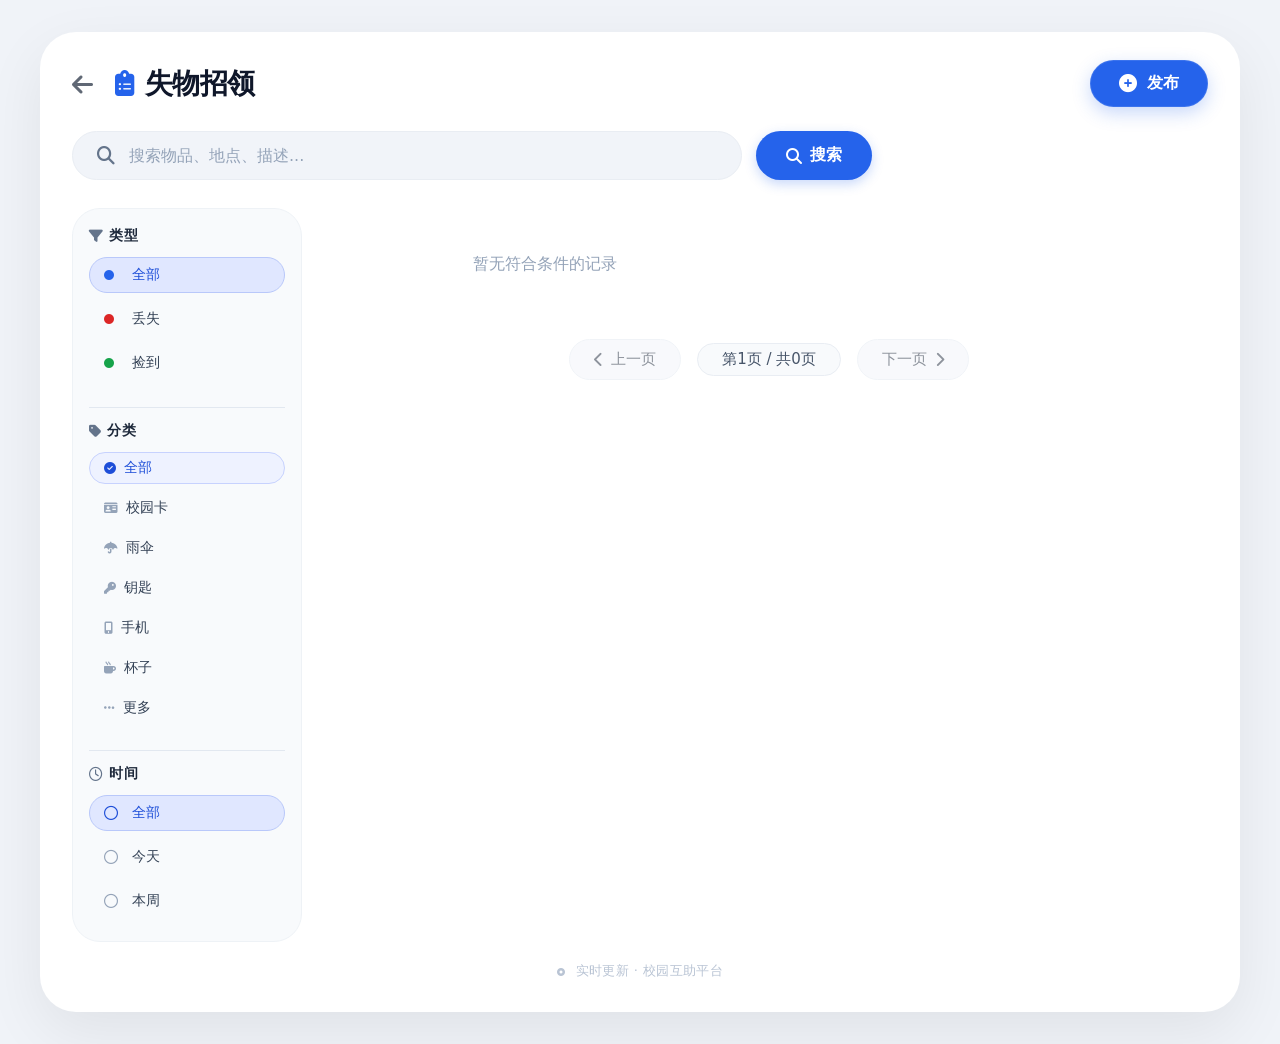
<file: 失物招领列表.html>
<!DOCTYPE html>
<html lang="zh-CN">
<head>
  <meta charset="UTF-8">
  <meta name="viewport" content="width=device-width, initial-scale=1.0, maximum-scale=1.5">
  <title>失物招领列表 - 校园寻路与失物招领系统</title>

  <!-- Font Awesome (icons) -->
  <link rel="stylesheet" href="https://cdnjs.cloudflare.com/ajax/libs/font-awesome/6.5.1/css/all.min.css">
  <style>
    * {
      margin: 0;
      padding: 0;
      box-sizing: border-box;
      font-family: system-ui, -apple-system, 'Segoe UI', Roboto, 'Helvetica Neue', sans-serif;
    }

    body {
      background: #f0f3f8;
      display: flex;
      justify-content: center;
      align-items: flex-start;
      min-height: 100vh;
      padding: 32px 40px;
    }

    /* 电脑端主容器 — 宽屏卡片 */
    .desktop-container {
      max-width: 1280px;
      width: 100%;
      background: #ffffff;
      border-radius: 36px;
      box-shadow: 0 20px 60px rgba(0, 0, 0, 0.07);
      padding: 28px 32px 32px;
      transition: all 0.2s;
    }

    /* ===== 顶栏 ===== */
    .nav-header {
      display: flex;
      align-items: center;
      justify-content: space-between;
      margin-bottom: 24px;
      flex-wrap: wrap;
      gap: 16px;
    }

    .nav-left {
      display: flex;
      align-items: center;
      gap: 14px;
    }

    .back-btn {
      background: none;
      border: none;
      font-size: 24px;
      color: #1e293b;
      padding: 4px 8px 4px 0;
      cursor: pointer;
      display: flex;
      align-items: center;
      opacity: 0.7;
      transition: all 0.15s ease;
    }

    .back-btn:hover {
      opacity: 1;
      transform: translateX(-2px);
    }

    .back-btn:active {
      transform: translateX(0);
    }

    .nav-header h1 {
      font-size: 28px;
      font-weight: 600;
      color: #0f172a;
      letter-spacing: -0.5px;
      display: flex;
      align-items: center;
      gap: 10px;
    }

    .nav-header h1 i {
      color: #2563eb;
      font-size: 26px;
    }

    .nav-right {
      display: flex;
      align-items: center;
      gap: 12px;
    }

    .publish-btn-header {
      background: #2563eb;
      color: white;
      border: none;
      border-radius: 60px;
      padding: 12px 28px;
      font-size: 16px;
      font-weight: 600;
      display: inline-flex;
      align-items: center;
      gap: 10px;
      box-shadow: 0 6px 18px rgba(37, 99, 235, 0.25);
      cursor: pointer;
      transition: all 0.15s ease;
      border: 1px solid rgba(255, 255, 255, 0.1);
    }

    .publish-btn-header:hover {
      transform: scale(1.02);
      box-shadow: 0 8px 24px rgba(37, 99, 235, 0.35);
    }

    .publish-btn-header:active {
      transform: scale(0.98);
    }

    .publish-btn-header i {
      font-size: 18px;
    }

    /* ===== 搜索区域 ===== */
    .search-area {
      display: flex;
      align-items: center;
      gap: 14px;
      margin-bottom: 28px;
      max-width: 800px;
    }

    .search-wrapper {
      background: #f1f4f9;
      border-radius: 60px;
      padding: 8px 8px 8px 24px;
      display: flex;
      align-items: center;
      gap: 14px;
      border: 1px solid #e9edf3;
      transition: 0.2s;
      flex: 1;
    }

    .search-wrapper i {
      color: #64748b;
      font-size: 18px;
    }

    .search-wrapper input {
      background: transparent;
      border: none;
      outline: none;
      font-size: 16px;
      width: 100%;
      padding: 6px 0;
      color: #1e293b;
    }

    .search-wrapper input::placeholder {
      color: #94a3b8;
      font-weight: 400;
    }

    .search-btn {
      background: #2563eb;
      color: white;
      border: none;
      border-radius: 50px;
      padding: 14px 30px;
      font-size: 16px;
      font-weight: 600;
      cursor: pointer;
      transition: all 0.15s ease;
      box-shadow: 0 4px 12px rgba(37, 99, 235, 0.25);
      display: flex;
      align-items: center;
      gap: 8px;
      white-space: nowrap;
    }

    .search-btn i {
      font-size: 16px;
    }

    .search-btn:hover {
      transform: scale(1.02);
      box-shadow: 0 6px 16px rgba(37, 99, 235, 0.35);
    }

    .search-btn:active {
      transform: scale(0.98);
    }

    .search-btn-small {
      background: #2563eb;
      color: white;
      border: none;
      border-radius: 50px;
      font-size: 16px;
      font-weight: 600;
      cursor: pointer;
      transition: all 0.15s ease;
      box-shadow: 0 4px 12px rgba(37, 99, 235, 0.25);
      display: flex;
      align-items: center;
      gap: 8px;
      white-space: nowrap;
    }

    .search-btn-small i {
      font-size: 16px;
    }

    .search-btn-small:hover {
      transform: scale(1.02);
      box-shadow: 0 6px 16px rgba(37, 99, 235, 0.35);
    }

    .search-btn-small:active {
      transform: scale(0.98);
    }

    /* ===== 双栏布局：筛选区 + 列表区 ===== */
    .two-column {
      display: flex;
      gap: 28px;
      align-items: flex-start;
    }

    /* 左侧筛选面板 */
    .filter-panel {
      flex: 0 0 230px;
      background: #f8fafc;
      border-radius: 28px;
      padding: 18px 16px 22px;
      border: 1px solid #eef2f6;
      position: sticky;
      top: 20px;
    }

    .filter-section {
      margin-bottom: 26px;
    }

    .filter-section:last-child {
      margin-bottom: 0;
    }

    .filter-section-title {
      font-size: 14px;
      font-weight: 600;
      color: #1e293b;
      letter-spacing: 0.3px;
      margin-bottom: 12px;
      display: flex;
      align-items: center;
      gap: 6px;
    }

    .filter-section-title i {
      color: #64748b;
      font-size: 14px;
    }

    .filter-group {
      display: flex;
      flex-direction: column;
      gap: 8px;
    }

    .filter-btn {
      background: transparent;
      border: none;
      padding: 8px 14px;
      border-radius: 40px;
      font-size: 14px;
      font-weight: 500;
      color: #334155;
      cursor: pointer;
      transition: 0.1s;
      text-align: left;
      display: flex;
      align-items: center;
      gap: 10px;
      border: 1px solid transparent;
    }

    .filter-btn:hover {
      background: #f1f5f9;
    }

    .filter-btn i {
      width: 18px;
      font-size: 14px;
      color: #94a3b8;
    }

    .filter-btn.active {
      background: #e0e7ff;
      color: #1d4ed8;
      border-color: #b9c8fa;
      font-weight: 500;
    }

    .filter-btn.active i {
      color: #1d4ed8;
    }

    .filter-btn .badge-dot {
      display: inline-block;
      width: 10px;
      height: 10px;
      border-radius: 10px;
      margin-right: 2px;
    }

    .badge-dot.red { background: #dc2626; }
    .badge-dot.green { background: #16a34a; }

    .filter-divider {
      height: 1px;
      background: #e2e8f0;
      margin: 14px 0;
    }

    /* 分类标签 (左侧) */
    .category-tag {
      background: transparent;
      border: none;
      padding: 6px 14px;
      border-radius: 40px;
      font-size: 14px;
      font-weight: 500;
      color: #334155;
      cursor: pointer;
      display: flex;
      align-items: center;
      gap: 8px;
      border: 1px solid transparent;
      transition: 0.1s;
    }

    .category-tag:hover {
      background: #f1f5f9;
    }

    .category-tag.active {
      background: #eef2ff;
      color: #1d4ed8;
      border-color: #c7d2fe;
    }

    .category-tag i {
      font-size: 12px;
      color: #94a3b8;
    }

    .category-tag.active i {
      color: #1d4ed8;
    }

    /* 右侧列表区域 */
    .list-area {
      flex: 1;
      min-width: 0;
    }

    /* 卡片列表 (电脑端网格) */
    .item-grid {
      display: grid;
      grid-template-columns: repeat(auto-fill, minmax(300px, 1fr));
      gap: 18px;
      margin: 6px 0 24px;
    }

    .item-card {
      background: #ffffff;
      border-radius: 24px;
      padding: 18px 18px 16px;
      box-shadow: 0 4px 14px rgba(0, 0, 0, 0.02), 0 1px 4px rgba(0, 0, 0, 0.04);
      border: 1px solid #edf2f7;
      display: flex;
      flex-direction: column;
      transition: all 0.25s ease;
      cursor: pointer;
    }

    .item-card:hover {
      transform: scale(1.03);
      box-shadow: 0 12px 32px rgba(0, 0, 0, 0.08), 0 2px 8px rgba(0, 0, 0, 0.04);
      border-color: #e0e7ff;
    }

    .card-top {
      display: flex;
      gap: 16px;
      align-items: flex-start;
    }

    .card-img {
      width: 72px;
      height: 72px;
      background: #eef2f6;
      border-radius: 18px;
      flex-shrink: 0;
      display: flex;
      align-items: center;
      justify-content: center;
      color: #64748b;
      font-size: 30px;
      background-image: linear-gradient(145deg, #e9edf3, #f0f4fa);
    }

    .card-content {
      flex: 1;
      min-width: 0;
    }

    .card-title {
      font-size: 17px;
      font-weight: 600;
      color: #0f172a;
      margin-bottom: 6px;
      display: flex;
      flex-wrap: wrap;
      align-items: center;
      gap: 6px;
    }

    .badge {
      font-size: 11px;
      font-weight: 600;
      padding: 2px 12px;
      border-radius: 40px;
      letter-spacing: 0.2px;
      display: inline-flex;
      align-items: center;
      gap: 4px;
    }

    .badge.lost {
      background: #fee2e2;
      color: #b91c1c;
    }

    .badge.found {
      background: #dcfce7;
      color: #166534;
    }

    .card-meta {
      display: flex;
      flex-wrap: wrap;
      align-items: center;
      gap: 6px 16px;
      font-size: 14px;
      color: #475569;
      margin-top: 4px;
    }

    .card-meta i {
      width: 14px;
      color: #64748b;
      font-size: 13px;
      margin-right: 2px;
    }

    .card-meta span {
      display: inline-flex;
      align-items: center;
      gap: 3px;
    }

    .card-footer {
      margin-top: 12px;
      padding-top: 10px;
      border-top: 1px solid #f1f5f9;
      display: flex;
      justify-content: space-between;
      align-items: center;
      font-size: 13px;
      color: #94a3b8;
    }

    .card-footer i {
      margin-right: 4px;
    }

    /* 分页 (电脑) */
    .pagination {
      display: flex;
      justify-content: center;
      align-items: center;
      gap: 16px;
      margin: 12px 0 8px;
    }

    .pagination button {
      background: #f1f4f9;
      border: none;
      border-radius: 40px;
      padding: 10px 24px;
      font-size: 15px;
      font-weight: 500;
      color: #1e293b;
      display: inline-flex;
      align-items: center;
      gap: 8px;
      cursor: pointer;
      border: 1px solid #e2e8f0;
      transition: all 0.15s ease;
    }

    .pagination button:hover {
      background: #e2e8f0;
      transform: scale(1.02);
    }

    .pagination button:active {
      transform: scale(0.98);
    }

    .pagination .page-info {
      font-size: 15px;
      color: #475569;
      background: #f8fafc;
      padding: 6px 24px;
      border-radius: 40px;
      border: 1px solid #e9edf3;
    }

    /* 底部微标 */
    .footer-note {
      text-align: center;
      margin-top: 20px;
      font-size: 13px;
      color: #b9c4d4;
      letter-spacing: 0.4px;
    }

    /* 响应式：小屏电脑/笔记本 */
    @media (max-width: 1024px) {
      body { padding: 24px 20px; }
      .two-column { gap: 20px; }
      .filter-panel { flex: 0 0 200px; }
    }

    @media (max-width: 820px) {
      .two-column { flex-direction: column; }
      .filter-panel {
        flex: 1;
        width: 100%;
        position: static;
        display: flex;
        flex-wrap: wrap;
        gap: 16px 24px;
        padding: 16px 20px;
      }
      .filter-section {
        margin-bottom: 0;
        flex: 1 1 160px;
      }
      .filter-group { flex-direction: row; flex-wrap: wrap; }
      .filter-btn { padding: 6px 14px; }
      .category-tag { padding: 4px 12px; }
      .item-grid { grid-template-columns: repeat(auto-fill, minmax(260px, 1fr)); }
      .nav-header { flex-direction: column; align-items: flex-start; }
      .nav-right { width: 100%; }
      .publish-btn-header { width: 100%; justify-content: center; }
      .search-wrapper { max-width: 100%; }
      .search-area { flex-wrap: wrap; max-width: 100%; }
      .search-btn { flex: 1; justify-content: center; }
      .search-btn-small { flex: 1; justify-content: center; }
    }

    @media (max-width: 480px) {
      .item-grid { grid-template-columns: 1fr; }
      .desktop-container { padding: 16px; }
    }

    /* ===== 弹窗样式 ===== */
    .modal-overlay {
      display: none;
      position: fixed;
      top: 0;
      left: 0;
      width: 100%;
      height: 100%;
      background: rgba(0, 0, 0, 0.5);
      backdrop-filter: blur(4px);
      justify-content: center;
      align-items: center;
      z-index: 1000;
      padding: 20px;
    }

    .modal-overlay.show {
      display: flex;
    }

    .modal {
      background: #ffffff;
      border-radius: 28px;
      width: 100%;
      max-width: 500px;
      max-height: 90vh;
      overflow-y: auto;
      box-shadow: 0 25px 80px rgba(0, 0, 0, 0.2);
      animation: modalFadeIn 0.25s ease;
    }

    @keyframes modalFadeIn {
      from {
        opacity: 0;
        transform: scale(0.95) translateY(-20px);
      }
      to {
        opacity: 1;
        transform: scale(1) translateY(0);
      }
    }

    .modal-header {
      padding: 24px 28px 20px;
      border-bottom: 1px solid #f1f5f9;
      display: flex;
      justify-content: space-between;
      align-items: center;
    }

    .modal-header h2 {
      font-size: 22px;
      font-weight: 600;
      color: #0f172a;
      display: flex;
      align-items: center;
      gap: 10px;
    }

    .modal-header h2 i {
      color: #2563eb;
    }

    .modal-close {
      background: none;
      border: none;
      font-size: 24px;
      color: #64748b;
      cursor: pointer;
      padding: 4px;
      border-radius: 8px;
      transition: all 0.15s;
    }

    .modal-close:hover {
      background: #f1f5f9;
      color: #1e293b;
    }

    .modal-body {
      padding: 24px 28px;
    }

    .form-group {
      margin-bottom: 20px;
    }

    .form-group label {
      display: block;
      font-size: 14px;
      font-weight: 600;
      color: #1e293b;
      margin-bottom: 10px;
    }

    .form-group label i {
      margin-right: 6px;
      color: #64748b;
    }

    /* 类型选择 */
    .type-selector {
      display: flex;
      gap: 12px;
    }

    .type-btn {
      flex: 1;
      padding: 14px 20px;
      border: 2px solid #e2e8f0;
      border-radius: 16px;
      background: white;
      font-size: 15px;
      font-weight: 500;
      color: #475569;
      cursor: pointer;
      transition: all 0.15s;
      display: flex;
      align-items: center;
      justify-content: center;
      gap: 8px;
    }

    .type-btn:hover {
      border-color: #cbd5e1;
    }

    .type-btn.active {
      border-color: #2563eb;
      background: #eff6ff;
      color: #1d4ed8;
    }

    .type-btn.lost.active {
      border-color: #dc2626;
      background: #fef2f2;
      color: #b91c1c;
    }

    .type-btn.found.active {
      border-color: #16a34a;
      background: #f0fdf4;
      color: #166534;
    }

    /* 输入框 */
    .form-input {
      width: 100%;
      padding: 14px 18px;
      border: 2px solid #e2e8f0;
      border-radius: 16px;
      font-size: 15px;
      color: #1e293b;
      outline: none;
      transition: all 0.15s;
      background: #fafafa;
    }

    .form-input:focus {
      border-color: #2563eb;
      background: white;
      box-shadow: 0 0 0 3px rgba(37, 99, 235, 0.1);
    }

    .form-input::placeholder {
      color: #94a3b8;
    }

    /* 分类选择 */
    .category-options {
      display: flex;
      flex-wrap: wrap;
      gap: 10px;
    }

    .category-option {
      padding: 10px 20px;
      border: 2px solid #e2e8f0;
      border-radius: 40px;
      background: white;
      font-size: 14px;
      font-weight: 500;
      color: #475569;
      cursor: pointer;
      transition: all 0.15s;
      display: flex;
      align-items: center;
      gap: 6px;
    }

    .category-option:hover {
      border-color: #cbd5e1;
    }

    .category-option.active {
      border-color: #2563eb;
      background: #eff6ff;
      color: #1d4ed8;
    }

    /* 描述输入 */
    .form-textarea {
      width: 100%;
      padding: 14px 18px;
      border: 2px solid #e2e8f0;
      border-radius: 16px;
      font-size: 15px;
      color: #1e293b;
      outline: none;
      transition: all 0.15s;
      background: #fafafa;
      resize: vertical;
      min-height: 100px;
      font-family: inherit;
    }

    .form-textarea:focus {
      border-color: #2563eb;
      background: white;
      box-shadow: 0 0 0 3px rgba(37, 99, 235, 0.1);
    }

    /* 模态框底部 */
    .modal-footer {
      padding: 20px 28px 24px;
      border-top: 1px solid #f1f5f9;
      display: flex;
      gap: 14px;
    }

    .btn-cancel {
      flex: 1;
      padding: 14px 24px;
      border: 2px solid #e2e8f0;
      border-radius: 40px;
      background: white;
      font-size: 15px;
      font-weight: 600;
      color: #475569;
      cursor: pointer;
      transition: all 0.15s;
    }

    .btn-cancel:hover {
      background: #f8fafc;
      border-color: #cbd5e1;
    }

    .btn-submit {
      flex: 2;
      padding: 14px 24px;
      border: none;
      border-radius: 40px;
      background: #2563eb;
      font-size: 15px;
      font-weight: 600;
      color: white;
      cursor: pointer;
      transition: all 0.15s;
      box-shadow: 0 4px 14px rgba(37, 99, 235, 0.3);
      display: flex;
      align-items: center;
      justify-content: center;
      gap: 8px;
    }

    .btn-submit:hover {
      transform: scale(1.02);
      box-shadow: 0 6px 20px rgba(37, 99, 235, 0.4);
    }

    .btn-submit:active {
      transform: scale(0.98);
    }

    /* 成功提示 */
    .success-toast {
      display: none;
      position: fixed;
      top: 20px;
      left: 50%;
      transform: translateX(-50%);
      background: #16a34a;
      color: white;
      padding: 16px 32px;
      border-radius: 40px;
      font-size: 15px;
      font-weight: 500;
      box-shadow: 0 8px 24px rgba(22, 163, 74, 0.3);
      z-index: 1001;
      animation: toastFadeIn 0.3s ease;
    }

    .success-toast.show {
      display: block;
    }

    @keyframes toastFadeIn {
      from {
        opacity: 0;
        transform: translateX(-50%) translateY(-20px);
      }
      to {
        opacity: 1;
        transform: translateX(-50%) translateY(0);
      }
    }

    /* ===== 详情弹窗样式 ===== */
    .detail-modal-overlay {
      display: none;
      position: fixed;
      top: 0;
      left: 0;
      width: 100%;
      height: 100%;
      background: rgba(0, 0, 0, 0.5);
      backdrop-filter: blur(4px);
      justify-content: center;
      align-items: center;
      z-index: 1000;
      padding: 20px;
    }

    .detail-modal-overlay.show {
      display: flex;
    }

    .detail-modal {
      background: #ffffff;
      border-radius: 28px;
      width: 100%;
      max-width: 480px;
      max-height: 90vh;
      overflow-y: auto;
      box-shadow: 0 25px 80px rgba(0, 0, 0, 0.2);
      animation: modalFadeIn 0.25s ease;
    }

    .detail-modal-header {
      padding: 24px 28px 20px;
      border-bottom: 1px solid #f1f5f9;
      display: flex;
      justify-content: space-between;
      align-items: flex-start;
    }

    .detail-modal-header .close-btn {
      background: none;
      border: none;
      font-size: 24px;
      color: #64748b;
      cursor: pointer;
      padding: 4px;
      border-radius: 8px;
      transition: all 0.15s;
    }

    .detail-modal-header .close-btn:hover {
      background: #f1f5f9;
      color: #1e293b;
    }

    .detail-modal-body {
      padding: 24px 28px;
    }

    .detail-icon {
      width: 100px;
      height: 100px;
      background: linear-gradient(145deg, #e9edf3, #f0f4fa);
      border-radius: 24px;
      display: flex;
      align-items: center;
      justify-content: center;
      color: #2563eb;
      font-size: 48px;
      margin: 0 auto 24px;
    }

    .detail-title {
      font-size: 24px;
      font-weight: 600;
      color: #0f172a;
      text-align: center;
      margin-bottom: 8px;
      display: flex;
      align-items: center;
      justify-content: center;
      gap: 10px;
    }

    .detail-badge {
      font-size: 12px;
      font-weight: 600;
      padding: 3px 14px;
      border-radius: 40px;
      display: inline-flex;
      align-items: center;
      gap: 5px;
    }

    .detail-badge.lost {
      background: #fee2e2;
      color: #b91c1c;
    }

    .detail-badge.found {
      background: #dcfce7;
      color: #166534;
    }

    .detail-info-list {
      margin-top: 24px;
    }

    .detail-info-item {
      display: flex;
      align-items: center;
      padding: 14px 0;
      border-bottom: 1px solid #f1f5f9;
    }

    .detail-info-item:last-child {
      border-bottom: none;
    }

    .detail-info-item .icon-wrapper {
      width: 44px;
      height: 44px;
      background: #f1f5f9;
      border-radius: 14px;
      display: flex;
      align-items: center;
      justify-content: center;
      color: #64748b;
      font-size: 18px;
      margin-right: 16px;
      flex-shrink: 0;
    }

    .detail-info-item .info-content {
      flex: 1;
    }

    .detail-info-item .info-label {
      font-size: 13px;
      color: #94a3b8;
      margin-bottom: 4px;
    }

    .detail-info-item .info-value {
      font-size: 16px;
      font-weight: 500;
      color: #1e293b;
    }

    .detail-modal-footer {
      padding: 20px 28px 24px;
      border-top: 1px solid #f1f5f9;
      display: flex;
      gap: 12px;
    }

    .detail-btn {
      flex: 1;
      padding: 14px 20px;
      border: none;
      border-radius: 40px;
      font-size: 15px;
      font-weight: 600;
      cursor: pointer;
      transition: all 0.15s;
      display: flex;
      align-items: center;
      justify-content: center;
      gap: 8px;
    }

    .detail-btn.primary {
      background: #2563eb;
      color: white;
      box-shadow: 0 4px 14px rgba(37, 99, 235, 0.3);
    }

    .detail-btn.primary:hover {
      transform: scale(1.02);
      box-shadow: 0 6px 20px rgba(37, 99, 235, 0.4);
    }

    .detail-btn.secondary {
      background: #f1f5f9;
      color: #475569;
    }

    .detail-btn.secondary:hover {
      background: #e2e8f0;
    }
  </style>
</head>
<body>

<div class="desktop-container">
  <!-- 顶栏 -->
  <div class="nav-header">
    <div class="nav-left">
      <button class="back-btn" aria-label="返回"><i class="fas fa-arrow-left"></i></button>
      <h1><i class="fas fa-clipboard-list"></i> 失物招领</h1>
    </div>
    <div class="nav-right">
      <button class="publish-btn-header"><i class="fas fa-plus-circle"></i> 发布</button>
    </div>
  </div>

  <!-- 搜索区域 -->
  <div class="search-area">
    <div class="search-wrapper">
      <i class="fas fa-search"></i>
      <input type="text" placeholder="搜索物品、地点、描述..." id="search-input">
    </div>
    <button class="search-btn"><i class="fas fa-search"></i> 搜索</button>
  </div>

  <!-- 双栏：左侧筛选 + 右侧列表 -->
  <div class="two-column">
    <!-- 左侧筛选面板 -->
    <aside class="filter-panel">
      <!-- 类型 -->
      <div class="filter-section">
        <div class="filter-section-title"><i class="fas fa-filter"></i> 类型</div>
        <div class="filter-group">
          <button class="filter-btn active"><i class="fas fa-circle" style="color:#2563eb; font-size:10px;"></i> 全部</button>
          <button class="filter-btn"><i class="fas fa-circle" style="color:#dc2626; font-size:10px;"></i> 丢失</button>
          <button class="filter-btn"><i class="fas fa-circle" style="color:#16a34a; font-size:10px;"></i> 捡到</button>
        </div>
      </div>

      <div class="filter-divider"></div>

      <!-- 分类 -->
      <div class="filter-section">
        <div class="filter-section-title"><i class="fas fa-tag"></i> 分类</div>
        <div class="filter-group" id = "category-filter"></div>
      </div>

      <div class="filter-divider"></div>

      <!-- 快捷状态 -->
      <div class="filter-section">
        <div class="filter-section-title"><i class="far fa-clock"></i> 时间</div>
        <div class="filter-group">
          <button class="filter-btn active"><i class="far fa-circle"></i> 全部</button>
          <button class="filter-btn"><i class="far fa-circle"></i> 今天</button>
          <button class="filter-btn"><i class="far fa-circle"></i> 本周</button>
        </div>
      </div>
    </aside>

    <!-- 右侧列表区域 -->
    <div class="list-area">
      <!-- 卡片网格 -->
      <div class="item-grid">
        <div style="text-align: center; padding: 40px; color: #94a3b8;">正在查找记录...</div>
      </div>

      <!-- 分页 -->
      <div class="pagination">
        <button><i class="fas fa-chevron-left"></i> 上一页</button>
        <span class="page-info">第1页 / 共1页</span>
        <button>下一页 <i class="fas fa-chevron-right"></i></button>
      </div>
    </div>
  </div>

  <!-- 底部 -->
  <div class="footer-note">
    <i class="fas fa-dot-circle" style="font-size: 8px; vertical-align: middle; margin-right: 6px;"></i> 实时更新 · 校园互助平台
  </div>
</div>

<!-- 发布弹窗 -->
<div class="modal-overlay" id="publish-modal">
  <div class="modal">
    <div class="modal-header">
      <h2><i class="fas fa-plus-circle"></i> 发布信息</h2>
      <button class="modal-close" id="modal-close"><i class="fas fa-times"></i></button>
    </div>
    <div class="modal-body">
      <!-- 类型选择 -->
      <div class="form-group">
        <label><i class="fas fa-tag"></i> 选择类型 <span style="color:#dc2626;">*</span></label>
        <div class="type-selector">
          <button class="type-btn lost" id="type-lost"><i class="fas fa-circle" style="font-size: 12px;"></i> 丢失</button>
          <button class="type-btn found" id="type-found"><i class="fas fa-circle" style="font-size: 12px;"></i> 捡到</button>
        </div>
      </div>

      <!-- 物品名称 -->
      <div class="form-group">
        <label><i class="fas fa-box"></i> 物品名称 <span style="color:#dc2626;">*</span></label>
        <input type="text" class="form-input" id="item-title" placeholder="请输入物品名称">
      </div>

      <!-- 分类选择 -->
      <div class="form-group">
        <label><i class="fas fa-folder-open"></i> 物品分类 <span style="color:#dc2626;">*</span></label>
        <div class="category-options" id = 'category-options'></div>
      </div>

      <!-- 地点 -->
      <div class="form-group">
        <label><i class="fas fa-map-pin"></i> 发现/丢失地点 <span style="color:#dc2626;">*</span></label>
        <div style="display: flex; gap: 10px;">
          <button type="button" class="search-btn" id="select-location-btn" style="flex: none; padding: 14px 20px;">
            <i class="fas fa-map-marker-alt"></i> 选择地点
          </button>
          <input type="text" class="form-input" id="item-location-detail" placeholder="具体位置">
          <input type="hidden" id="item-location" value="">
        </div>
      </div>

      <!-- 日期 -->
      <div class="form-group">
        <label><i class="far fa-calendar-alt"></i> 日期 <span style="color:#dc2626;">*</span></label>
        <input type="date" class="form-input" id="item-date">
      </div>

      <!-- 描述 -->
      <div class="form-group">
        <label><i class="fas fa-file-text"></i> 物品描述 <span style="color:#dc2626;">*</span></label>
        <textarea class="form-textarea" id="item-description" placeholder="请描述物品特征..."></textarea>
      </div>

      <!-- 联系人 -->
      <div class="form-group">
        <label><i class="far fa-user-circle"></i> 联系人 <span style="color:#dc2626;">*</span></label>
        <input type="text" class="form-input" id="item-author" placeholder="请输入您的称呼">
      </div>

      <!-- 联系方式 -->
      <div class="form-group">
        <label><i class="fas fa-phone"></i> 联系方式 <span style="color:#dc2626;">*</span></label>
        <input type="tel" class="form-input" id="item-phone" placeholder="请输入联系方式">
      </div>
    </div>
    <div class="modal-footer">
      <button class="btn-cancel" id="btn-cancel">取消</button>
      <button class="btn-submit" id="btn-submit"><i class="fas fa-paper-plane"></i> 发布</button>
    </div>
  </div>
</div>

<!-- 成功提示 -->
<div class="success-toast" id="success-toast"><i class="fas fa-check-circle"></i> 发布成功！</div>

<!-- 详情弹窗 -->
<div class="detail-modal-overlay" id="detail-modal">
  <div class="detail-modal">
    <div class="detail-modal-header">
      <div></div>
      <button class="close-btn" id="detail-close"><i class="fas fa-times"></i></button>
    </div>
    <div class="detail-modal-body">
      <div class="detail-icon" id="detail-icon"><i class="fas fa-clipboard-list"></i></div>
      <div class="detail-title" id="detail-title">
        <span id="detail-title-text">物品名称</span>
        <span class="detail-badge lost" id="detail-badge"><i class="fas fa-circle" style="font-size: 10px;"></i> 丢失</span>
      </div>
      <div class="detail-info-list" id="detail-info-list">
        <div class="detail-info-item">
          <div class="icon-wrapper"><i class="fas fa-map-pin"></i></div>
          <div class="info-content">
            <div class="info-label">地点</div>
            <div class="info-value" id="detail-location">图书馆三楼</div>
          </div>
        </div>
        <div class="detail-info-item">
          <div class="icon-wrapper"><i class="far fa-calendar-alt"></i></div>
          <div class="info-content">
            <div class="info-label">日期</div>
            <div class="info-value" id="detail-date">2024-12-20</div>
          </div>
        </div>
        <div class="detail-info-item">
          <div class="icon-wrapper"><i class="far fa-clock"></i></div>
          <div class="info-content">
            <div class="info-label">发布时间</div>
            <div class="info-value" id="detail-time">2小时前</div>
          </div>
        </div>
        <div class="detail-info-item">
          <div class="icon-wrapper"><i class="far fa-user-circle"></i></div>
          <div class="info-content">
            <div class="info-label">联系人</div>
            <div class="info-value" id="detail-author">李同学</div>
          </div>
        </div>
        <div class="detail-info-item" id="detail-phone-item">
          <div class="icon-wrapper"><i class="fas fa-phone"></i></div>
          <div class="info-content">
            <div class="info-label">联系方式</div>
            <div class="info-value" id="detail-phone">无</div>
          </div>
        </div>
        <div class="detail-info-item" id="detail-description-item">
          <div class="icon-wrapper"><i class="fas fa-file-text"></i></div>
          <div class="info-content">
            <div class="info-label">物品描述</div>
            <div class="info-value" id="detail-description">无</div>
          </div>
        </div>
      </div>
    </div>
    <div class="detail-modal-footer">
      <button class="detail-btn secondary" id="detail-close-btn"><i class="fas fa-times"></i> 关闭</button>
      <button class="detail-btn primary" id="detail-contact-btn"><i class="fas fa-phone"></i> 联系TA</button>
    </div>
  </div>
</div>

<script>
  let allItems = [];
  const Categories = {'校园卡': 'fa-id-card', '雨伞': 'fa-umbrella', '钥匙': 'fa-key', '手机': 'fa-mobile-alt', '杯子': 'fa-mug-hot', '更多': 'fa-ellipsis-h'};
  let constr = '<button class="category-tag active"><i class="fas fa-check-circle" style="font-size:12px;"></i> 全部</button>';
  let constr2 = '';
  for(let key in Categories) {
    constr += `<button class="category-tag"><i class="fas ${Categories[key]}"></i> ${key}</button>`;
    constr2 += `<button class="category-option" data-category="${key}" data-icon="${Categories[key]}"><i class="fas ${Categories[key]}"></i> ${key}</button>`;
  }
  document.getElementById("category-filter").innerHTML = constr;
  document.getElementById("category-options").innerHTML = constr2;
  let totalItems = 0;

  async function fetchItems(page = 1, filters = {}) {
    try {
      const params = new URLSearchParams();
      
      // 类型筛选
      if (filters.type && filters.type !== '全部') {
        params.append('type', filters.type === '丢失' ? 'LOST' : 'FOUND');
      }
      
      // 分类筛选
      if (filters.category && filters.category !== '全部') {
        params.append('category', filters.category);
      }
      
      // 关键词搜索
      if (filters.keyword) {
        params.append('keyword', filters.keyword);
      }
      
      // 时间筛选
      if (filters.time && filters.time !== '全部') {
        params.append('time', filters.time);
      }
      
      // 分页参数
      params.append('pageNum', page);
      params.append('pageSize', itemsPerPage);

      const url = `http://localhost:8080/api/lostfound/list?${params.toString()}`;
      console.log('请求URL:', url);
      const response = await fetch(url, {
        method: 'GET',
        headers: {
          'Content-Type': 'application/json'
        }
      });
      
      const result = await response.json();
      
      if (result.code === 200) {
        const today = new Date();
        const data = result.data.records;

        // 清空现有数据
        allItems = [];
        
        
        data.forEach(item => {
          const category = item.category || '更多';
          if(item.status === 'OPEN') {
          allItems.push({
            id: item.id,
            type: item.type.toLowerCase(),
            title: item.title,
            description: item.description || '',
            category: category,
            icon: Categories[category] || 'fa-ellipsis-h',
            location: item.location || '',
            imageUrls: item.imageUrls || [],
            status: item.status,
            date: formatDate(item.occurred_at || item.occurredAt),
            timeAgo: calculateTimeAgo(item.occurred_at || item.occurredAt),
            author: item.author ? item.author : '未知',
            phone: item.contact || ''
          }); }
        });
        
        totalItems = result.data.total;
        return true;
      } else {
        console.error('获取数据失败:', result.message);
        return false;
      }
    } catch (error) {
      console.error('Error fetching data:', error);
      return false;
    }
  }

  function formatDate(dateStr) {
    if (!dateStr) return '';
    const date = new Date(dateStr);
    return date.toISOString().split('T')[0];
  }

  function calculateTimeAgo(dateStr) {
    if (!dateStr) return '';
    const today = new Date();
    const date = new Date(dateStr);
    const diffDays = Math.floor((today - date) / (1000 * 60 * 60 * 24));
    
    if (diffDays === 0) return '刚刚';
    if (diffDays === 1) return '昨天';
    if (diffDays < 7) return `${diffDays}天前`;
    if (diffDays < 30) return `${Math.floor(diffDays / 7)}周前`;
    return `${Math.floor(diffDays / 30)}个月前`;
  }

  const itemsPerPage = 9;
  let currentPage = 1;
  let currentFilters = {
    type: '全部',
    category: '全部',
    time: '全部',
    keyword: ''
  };

  // 触发搜索（调用后端API）
  async function triggerSearch() {
    currentPage = 1;
    await fetchItems(1, currentFilters);
    renderItems();
  }

  // 注册事件监听器
  function registerEventListeners() {
    // 筛选按钮点击时触发搜索
    document.querySelectorAll('.filter-section').forEach(section => {
      const buttons = section.querySelectorAll('.filter-btn, .category-tag');
      buttons.forEach(btn => {
        btn.addEventListener('click', () => {
          buttons.forEach(b => b.classList.remove('active'));
          btn.classList.add('active');
          
          // 更新筛选条件并触发搜索
          const sectionTitle = section.querySelector('.filter-section-title').textContent.trim();
          const filterValue = btn.textContent.trim();
          
          if (sectionTitle === '类型') {
            currentFilters.type = filterValue;
          } else if (sectionTitle === '分类') {
            currentFilters.category = filterValue;
          } else if (sectionTitle === '时间') {
            currentFilters.time = filterValue;
          }
          
          triggerSearch();
        });
      });
    });

    // 搜索按钮点击时执行筛选
    document.querySelector('.search-btn').addEventListener('click', () => {
      const searchInput = document.getElementById('search-input');
      currentFilters.keyword = searchInput.value.trim();
      console.log('当前筛选条件:', currentFilters);
      triggerSearch();
    });

    // 支持回车键搜索
    document.getElementById('search-input').addEventListener('keyup', (e) => {
      if (e.key === 'Enter') {
        document.querySelector('.search-btn').click();
      }
    });

    // 分页按钮事件
    document.querySelector('.pagination button:first-child').addEventListener('click', async () => {
      const totalPages = Math.ceil(totalItems / itemsPerPage);
      if (currentPage > 1) {
        currentPage--;
        await fetchItems(currentPage, currentFilters);
        renderItems();
      }
    });

    document.querySelector('.pagination button:last-child').addEventListener('click', async () => {
      const totalPages = Math.ceil(totalItems / itemsPerPage);
      if (currentPage < totalPages) {
        currentPage++;
        await fetchItems(currentPage, currentFilters);
        renderItems();
      }
    });

    // 按钮点击动效
    document.querySelectorAll('button').forEach(btn => {
      btn.addEventListener('click', function() {
        this.style.transform = 'scale(0.95)';
        setTimeout(() => {
          this.style.transform = '';
        }, 100);
      });
    });
  }

  async function GetAllItems() {
    let funcResult = [];
    try {
      const params = new URLSearchParams();
      // 分页参数
      params.append('pageNum', 1);
      params.append('pageSize', 500);

      const url = `http://localhost:8080/api/lostfound/list?${params.toString()}`;
      console.log('请求URL:', url);
      const response = await fetch(url, {
        method: 'GET',
        headers: {
          'Content-Type': 'application/json'
        }
      });
      
      const result = await response.json();
      
      if (result.code === 200) {
        const today = new Date();
        const data = result.data.records;

        data.forEach(item => {
          const category = item.category || '更多';
          if(item.status === 'OPEN') {
          funcResult.push({
            id: item.id,
            type: item.type.toLowerCase(),
            title: item.title,
            description: item.description || '',
            category: category,
            icon: Categories[category] || 'fa-ellipsis-h',
            location: item.location || '',
            imageUrls: item.imageUrls || [],
            status: item.status,
            date: formatDate(item.occurred_at || item.occurredAt),
            timeAgo: calculateTimeAgo(item.occurred_at || item.occurredAt),
            author: item.author ? item.author : '未知',
            phone: item.contact || ''
          }); }
        });
        return funcResult;
      } else {
        console.error('获取数据失败:', result.message);
        return [];
      }
    } catch (error) {
      console.error('Error fetching data:', error);
      return [];
    }
  }

  window.onload = async function() {
    registerEventListeners();
    await fetchItems(1, currentFilters);
    renderItems();
    try {
      let id = parseInt(new URLSearchParams(window.location.search).get('id',-1));
      if(id !== -1) {
        const item = (await GetAllItems()).find(i => i.id === id);
        if(item) openItem(item);
      }
    } catch(e) {}
  }
  function createCard(item) {
    const badgeClass = item.type === 'lost' ? 'badge lost' : 'badge found';
    const badgeText = item.type === 'lost' ? '丢失' : '捡到';
    // 处理地点显示
    let displayLocation;
    try {
      const parsedLocation = JSON.parse(item.location);
      if(parsedLocation[0] !== undefined) {
        displayLocation = (typeof (parsedLocation[0]) === 'string' ? parsedLocation[0] : '特定') + ' ' + parsedLocation[1];
      } else
        displayLocation = item.location;
    } catch (e) {
      displayLocation = item.location;
    }
    
    return `
      <div class="item-card" data-id="${item.id}" data-type="${item.type}" data-category="${item.category}">
        <div class="card-top">
          <div class="card-img"><i class="fas ${item.icon}"></i></div>
          <div class="card-content">
            <div class="card-title">
              ${item.title}
              <span class="${badgeClass}"><i class="fas fa-circle" style="font-size: 8px;"></i> ${badgeText}</span>
            </div>
            <div class="card-meta">
              <span><i class="fas fa-map-pin"></i> ${displayLocation}</span>
              <span><i class="far fa-calendar-alt"></i> ${item.date}</span>
            </div>
          </div>
        </div>
        <div class="card-footer">
          <span><i class="far fa-clock"></i> ${item.timeAgo}</span>
          <span><i class="far fa-user-circle"></i> ${item.author}</span>
        </div>
      </div>
    `;
  }

  function renderItems() {
    const totalPages = Math.ceil(totalItems / itemsPerPage);
    
    const itemGrid = document.querySelector('.item-grid');
    const pageInfo = document.querySelector('.pagination .page-info');
    
    if (allItems.length === 0) {
      itemGrid.innerHTML = '<div style="text-align: center; padding: 40px; color: #94a3b8;">暂无符合条件的记录</div>';
    } else {
      itemGrid.innerHTML = allItems.map(createCard).join('');
    }
    
    pageInfo.textContent = `第${currentPage}页 / 共${totalPages}页`;
    
    // 更新分页按钮状态
    const prevBtn = document.querySelector('.pagination button:first-child');
    const nextBtn = document.querySelector('.pagination button:last-child');
    prevBtn.disabled = currentPage === 1;
    nextBtn.disabled = currentPage >= totalPages;
    if (currentPage === 1) prevBtn.style.opacity = '0.5';
    else prevBtn.style.opacity = '1';
    if (currentPage >= totalPages) nextBtn.style.opacity = '0.5';
    else nextBtn.style.opacity = '1';
  }

  // ===== 发布功能 =====
  const modalOverlay = document.getElementById('publish-modal');
  const modalClose = document.getElementById('modal-close');
  const btnCancel = document.getElementById('btn-cancel');
  const btnSubmit = document.getElementById('btn-submit');
  const publishBtn = document.querySelector('.publish-btn-header');
  const successToast = document.getElementById('success-toast');
  
  // 地点选择功能
  const locationDetail = document.getElementById('item-location-detail');
  const locationInput = document.getElementById('item-location');
  const selectLocationBtn = document.getElementById('select-location-btn');

  selectLocationBtn.addEventListener('click', () => {
    window.localStorage.Map_selected = null;
    // 打开地图选择窗口
    const mapWindow = window.open('./map.html?mode=select', '_blank', `width=${window.innerWidth},height=${window.innerHeight}`);
    
    // 监听窗口关闭事件
    const checkWindowClosed = setInterval(() => {
      if (mapWindow && mapWindow.closed) {
        clearInterval(checkWindowClosed);
        
        // 尝试从localStorage中读取地点
        try {
          if (window.localStorage && window.localStorage.Map_selected) {
            const rawLocation = window.localStorage.Map_selected;
            locationInput.value = rawLocation;
            
            let displayLocation;
            try {
              const parsedLocation = JSON.parse(rawLocation);
              displayLocation = typeof parsedLocation === 'string' ? parsedLocation : '特定';
            } catch (e) {
              // 如果解析失败，直接使用原始值
              displayLocation = rawLocation;
            }
            selectLocationBtn.innerHTML = '<i class="fas fa-map-marker-alt"></i> '+displayLocation;
          }
        } catch (e) {
          console.error('读取地点数据失败:', e);
        }
      }
    }, 100);
  });


  // 打开模态框
  publishBtn.addEventListener('click', () => {
    if(!localStorage.userInfo) {
      window.location.href = './login.html';
      return;
    }
    modalOverlay.classList.add('show');
    document.body.style.overflow = 'hidden';
    // 默认选中"丢失"类型
    document.getElementById('type-lost').click();
    document.getElementById('item-date').value = (new Date()).toISOString().substr(0,10);
    let lui = JSON.parse(localStorage.userInfo);
    document.getElementById('item-author').value = lui.username[0] + '同学';
  });

  // 关闭模态框
  function closeModal() {
    modalOverlay.classList.remove('show');
    document.body.style.overflow = '';
    // 重置表单
    document.querySelectorAll('.type-btn').forEach(btn => btn.classList.remove('active'));
    document.querySelectorAll('.category-option').forEach(btn => btn.classList.remove('active'));
    document.getElementById('item-title').value = '';
    locationInput.value = '';
    document.getElementById('item-description').value = '';
    selectLocationBtn.innerHTML = '<i class="fas fa-map-marker-alt"></i> 选择地点';
    locationDetail.value = '';
  }

  modalClose.addEventListener('click', closeModal);
  btnCancel.addEventListener('click', closeModal);

  // 点击遮罩关闭
  modalOverlay.addEventListener('click', (e) => {
    if (e.target === modalOverlay) {
      closeModal();
    }
  });

  // 类型选择
  document.querySelectorAll('.type-btn').forEach(btn => {
    btn.addEventListener('click', () => {
      document.querySelectorAll('.type-btn').forEach(b => b.classList.remove('active'));
      btn.classList.add('active');
    });
  });

  // 分类选择
  document.querySelectorAll('.category-option').forEach(btn => {
    btn.addEventListener('click', () => {
      document.querySelectorAll('.category-option').forEach(b => b.classList.remove('active'));
      btn.classList.add('active');
    });
  });

  // 表单提交
  btnSubmit.addEventListener('click', async () => {
    // 获取表单数据
    const typeBtn = document.querySelector('.type-btn.active');
    const categoryBtn = document.querySelector('.category-option.active');
    
    const itemType = typeBtn.classList.contains('lost') ? 'LOST' : 'FOUND';
    const title = document.getElementById('item-title').value.trim();
    const category = categoryBtn ? categoryBtn.dataset.category : '更多';
    const icon = categoryBtn ? categoryBtn.dataset.icon : 'fa-ellipsis-h';
    
    // 处理地点：location为文字描述
    let parsedstr = '';
    let Composedlocation = '';
    try {
      parsedstr = JSON.parse(locationInput.value);
    } catch (e) {
      parsedstr = '';
    }

    Composedlocation = JSON.stringify([parsedstr, locationDetail.value.trim()]);
    
    const occurredAt = document.getElementById('item-date').value;
    const contact = document.getElementById('item-phone').value.trim();
    const description = document.getElementById('item-description').value.trim();
    const author = document.getElementById('item-author').value.trim();

    // 验证必填字段
    if (!title) {
      alert('请输入物品名称');
      return;
    }
    if (title.length < 2 || title.length > 200) {
      alert('标题长度需在2-200字符之间');
      return;
    }
    if (!categoryBtn) {
      alert('请选择物品分类');
      return;
    }
    if (!contact) {
      alert('请输入联系方式');
      return;
    }

    let lui = JSON.parse(localStorage.userInfo);
    // 构建请求体
    const requestBody = {
      type: itemType,
      title: title,
      description: description,
      category: category,
      location: Composedlocation,
      contact: contact,
      occurredAt: occurredAt,
      author: author,
      userId: lui.id,
      username: lui.username,
      avatar: lui.avatarUrl || ""
    };

    try {
      // 从localStorage获取token
      const token = window.localStorage.getItem('authToken');
      
      // 发送POST请求
      const response = await fetch('http://localhost:8080/api/lostfound/publish', {
        method: 'POST',
        headers: {
          'Content-Type': 'application/json',
          'Authorization': `Bearer ${token}`
        },
        body: JSON.stringify(requestBody)
      });

      const result = await response.json();

      if (result.code === 200) {
        // 获取当前时间
        const now = new Date();
        const today = now.toISOString().split('T')[0];
        let timeAgo = '';
        
        if (occurredAt === today) {
          timeAgo = '刚刚';
        } else {
          const dateObj = new Date(occurredAt);
          const diffDays = Math.floor((now - dateObj) / (1000 * 60 * 60 * 24));
          if (diffDays === 1) {
            timeAgo = '昨天';
          } else if (diffDays < 7) {
            timeAgo = `${diffDays}天前`;
          } else if (diffDays < 30) {
            timeAgo = `${Math.floor(diffDays / 7)}周前`;
          } else {
            timeAgo = `${Math.floor(diffDays / 30)}个月前`;
          }
        }

        // 关闭模态框
        closeModal();
        
        // 显示成功提示
        successToast.classList.add('show');
        setTimeout(() => {
          successToast.classList.remove('show');
        }, 2000);
        
        // 重新从后端获取数据，刷新列表
        await triggerSearch();
      } else {
        alert(result.message || '发布失败，请重试');
      }
    } catch (error) {
      console.error('发布失败:', error);
      alert('发布失败，请检查网络连接');
    }
  });

  // ===== 详情弹窗功能 =====
  const detailModalOverlay = document.getElementById('detail-modal');
  const detailClose = document.getElementById('detail-close');
  const detailCloseBtn = document.getElementById('detail-close-btn');
  const detailContactBtn = document.getElementById('detail-contact-btn');

  // 关闭详情弹窗
  function closeDetailModal() {
    detailModalOverlay.classList.remove('show');
    document.body.style.overflow = '';
  }

  detailClose.addEventListener('click', closeDetailModal);
  detailCloseBtn.addEventListener('click', closeDetailModal);

  // 点击遮罩关闭
  detailModalOverlay.addEventListener('click', (e) => {
    if (e.target === detailModalOverlay) {
      closeDetailModal();
    }
  });
  document.querySelector('.back-btn').addEventListener('click', () => {
    setTimeout(() => {
          window.location.href = './index.html';
        }, 200);
  });

  function openItem(item) {
    // 填充详情内容
    document.getElementById('detail-icon').innerHTML = `<i class="fas ${item.icon}"></i>`;
    document.getElementById('detail-title-text').textContent = item.title;
    
    // 设置状态标签
    const badge = document.getElementById('detail-badge');
    if (item.type === 'lost') {
      badge.className = 'detail-badge lost';
      badge.innerHTML = '<i class="fas fa-circle" style="font-size: 10px;"></i> 丢失';
    } else {
      badge.className = 'detail-badge found';
      badge.innerHTML = '<i class="fas fa-circle" style="font-size: 10px;"></i> 捡到';
    }
    
    // 处理地点显示
    let displayLocation, NavigationElement = '';
    try {
      const parsedLocation = JSON.parse(item.location);
      if(parsedLocation[0] !== undefined) {
        displayLocation = (typeof (parsedLocation[0]) === 'string' ? parsedLocation[0] : '特定') + ' ' + parsedLocation[1];
        if(parsedLocation[0] !== '') {
          let param1 = './map.html?mode=view&'+new URLSearchParams({'selected':JSON.stringify(parsedLocation[0])}).toString();
          let param2 = '_blank';
          let param3 = `width=${window.innerWidth},height=${window.innerHeight}`
          NavigationElement = `
            <button type="button" class="search-btn-small" style="flex: none; padding: 7px 10px;" onclick="${'window.open(\''+param1+'\', \''+param2+'\', \''+param3+'\')'}">
              <i class="fas fa-map-marker-alt"></i> 导航
            </button>
          `;
        }
      } else
        displayLocation = item.location;
    } catch (e) {
      console.error(e);
      displayLocation = item.location;
    }

    document.getElementById('detail-location').innerHTML = displayLocation + NavigationElement;
    document.getElementById('detail-date').textContent = item.date;
    document.getElementById('detail-time').textContent = item.timeAgo;
    document.getElementById('detail-author').textContent = item.author;
    
    // 显示联系方式（无则显示"无"）
    document.getElementById('detail-phone').textContent = item.phone && item.phone.trim() ? item.phone : '无';
    
    // 显示物品描述（无则显示"无"）
    document.getElementById('detail-description').textContent = item.description && item.description.trim() ? item.description : '无';
    
    // 打开弹窗
    detailModalOverlay.classList.add('show');
    document.body.style.overflow = 'hidden';
  }
  // 点击卡片显示详情
  document.addEventListener('click', (e) => {
    const itemCard = e.target.closest('.item-card');
    if (itemCard) {
      const itemId = parseInt(itemCard.dataset.id);
      const item = allItems.find(i => i.id === itemId);
      if (item) openItem(item);
    }
  });

  // 联系按钮
  detailContactBtn.addEventListener('click', () => {
    const contact = document.getElementById('detail-phone').textContent;
    alert(`联系方式：${contact}`);
  });
</script>
</body>
</html>
</file>
